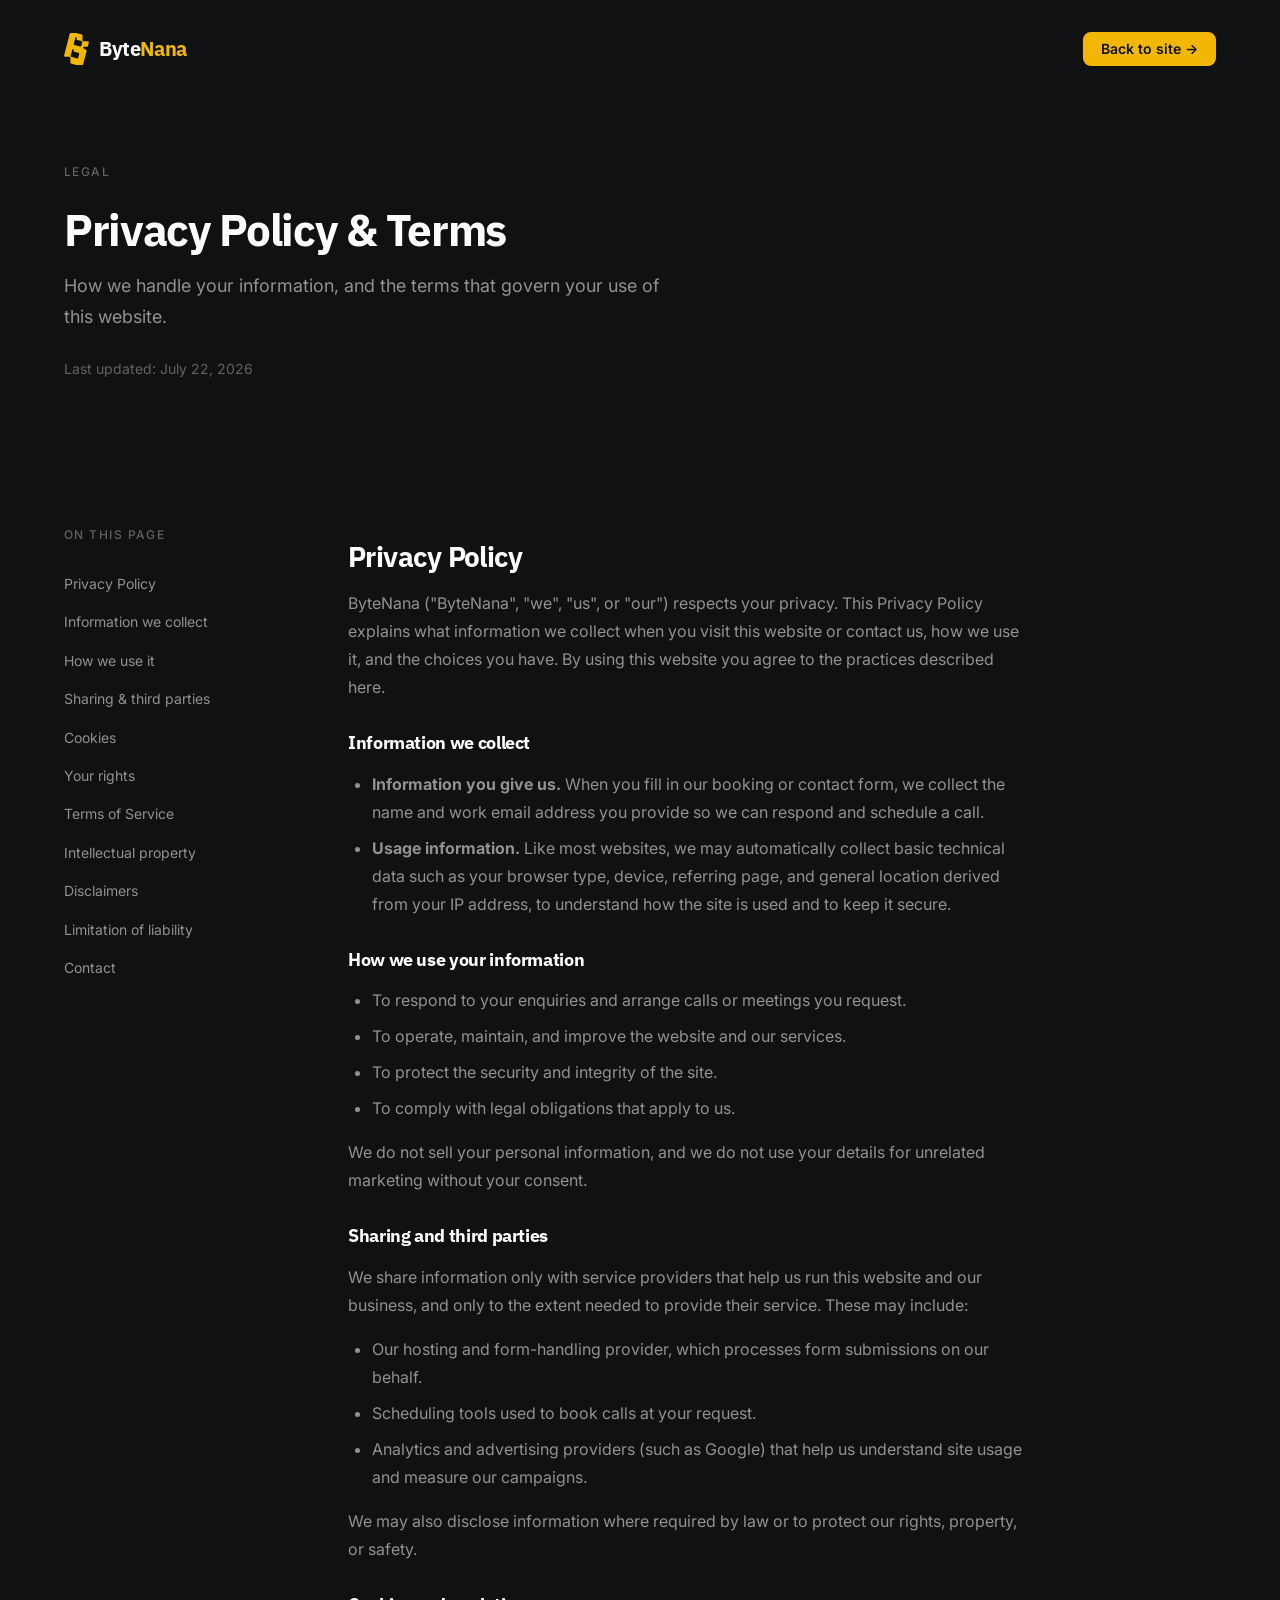
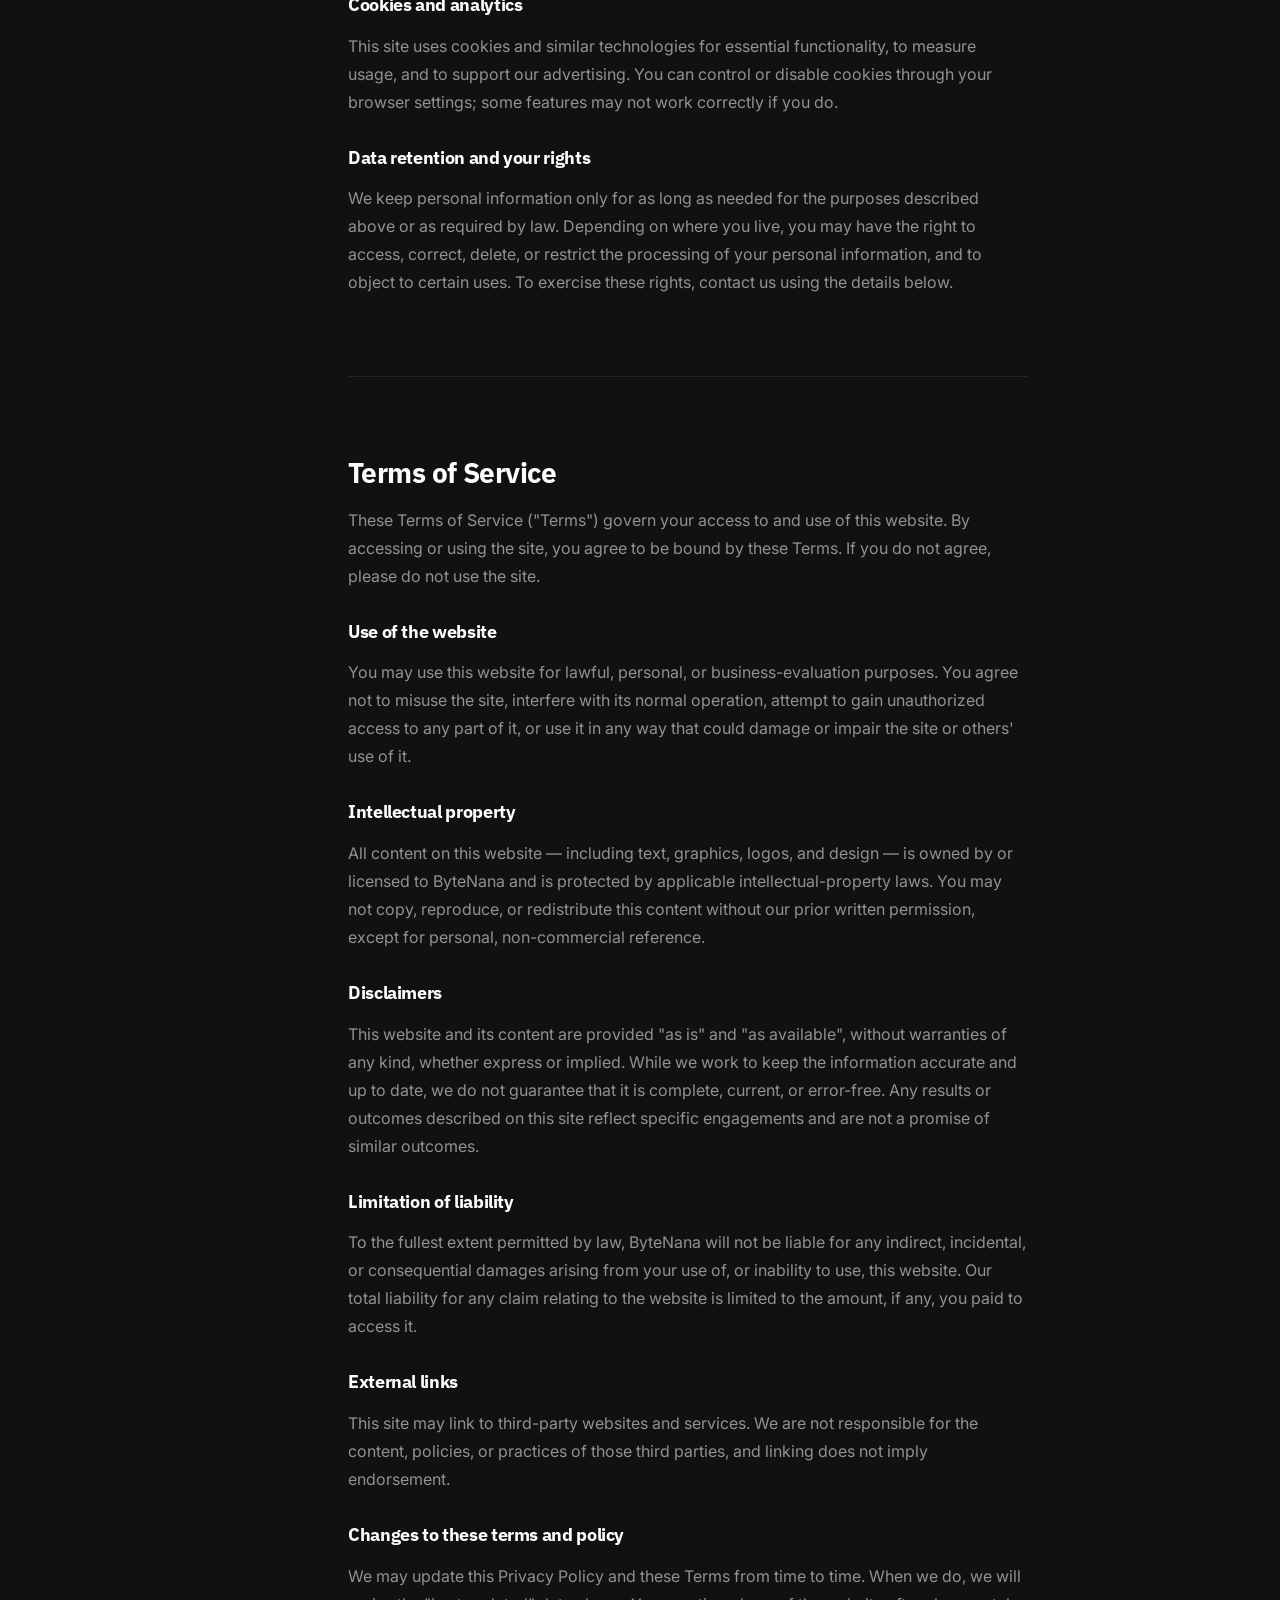
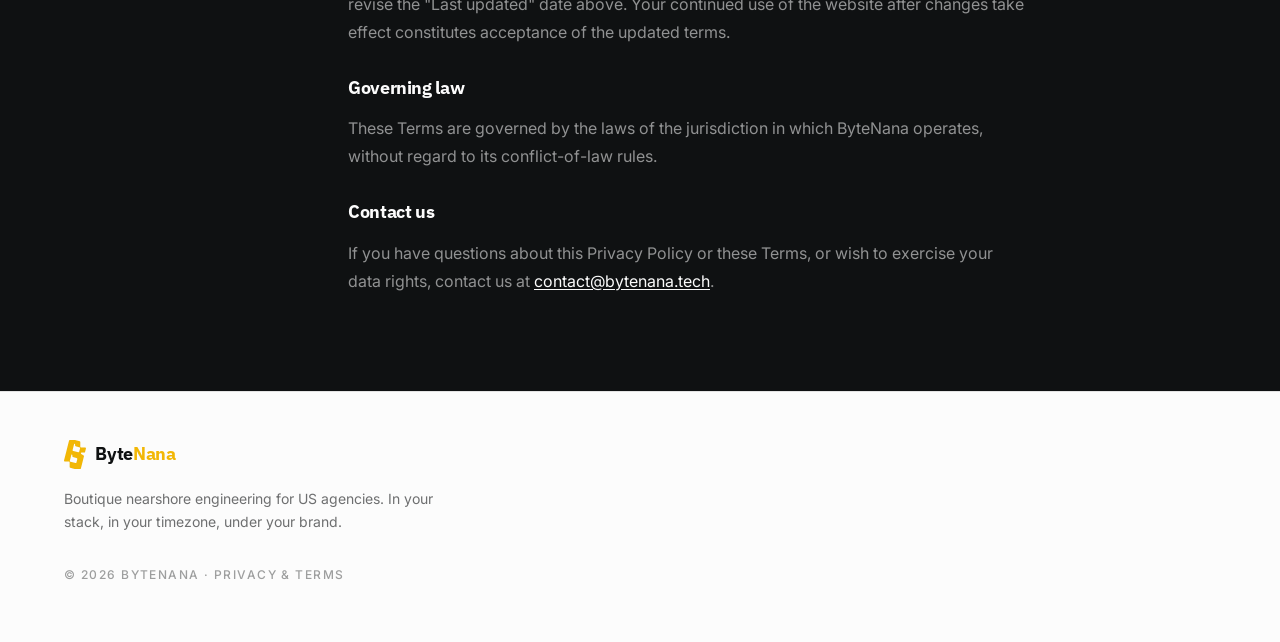
<file: legal.html>
<!DOCTYPE html>
<html lang="en">
<head>
  <!-- Google tag (gtag.js) -->
  <script async src="https://www.googletagmanager.com/gtag/js?id=AW-18306733831"></script>
  <script>
    window.dataLayer = window.dataLayer || [];
    function gtag(){dataLayer.push(arguments);}
    gtag('js', new Date());
    gtag('config', 'AW-18306733831');
  </script>
  <meta charset="UTF-8">
  <meta name="viewport" content="width=device-width, initial-scale=1.0">
  <title>Privacy Policy &amp; Terms | ByteNana</title>
  <meta name="description" content="ByteNana's Privacy Policy and Terms of Service — how we collect and use your data, and the terms governing use of this website.">
  <meta name="robots" content="index, follow">
  <link rel="preconnect" href="https://fonts.googleapis.com">
  <link rel="preconnect" href="https://fonts.gstatic.com" crossorigin>
  <link href="https://fonts.googleapis.com/css2?family=IBM+Plex+Sans:wght@400;600;700&family=Inter:wght@300;400;500;600&display=swap" rel="stylesheet">
  <link rel="stylesheet" href="css/styles.css?v=77">
  <style>
    /* --- Legal page ------------------------------------------------------- */
    .legal-hero { padding-top: var(--space-24); padding-bottom: var(--space-12); }
    .legal-hero h1 { font-size: clamp(1.9rem, 6vw, 2.75rem); letter-spacing: -0.03em; line-height: 1.08; }
    .legal-hero .hero-subhead { margin-top: var(--space-4); }
    .legal-updated { margin-top: var(--space-6); font-size: var(--text-sm); color: var(--color-text-dim); }

    .legal-topbar { display: flex; align-items: center; justify-content: space-between; padding-top: var(--space-8); }

    .legal-layout { display: grid; grid-template-columns: minmax(0, 1fr); gap: var(--space-12); align-items: start; }
    @media (min-width: 900px) { .legal-layout { grid-template-columns: 220px minmax(0, 1fr); gap: var(--space-16); } }

    .legal-toc { position: static; }
    @media (min-width: 900px) { .legal-toc { position: sticky; top: var(--space-8); } }
    .legal-toc nav { display: flex; flex-direction: column; gap: var(--space-2); }
    .legal-toc a { color: var(--color-text-muted); font-size: var(--text-sm); text-decoration: none; padding: var(--space-1) 0; }
    .legal-toc a:hover { color: var(--color-text); }

    .legal-prose { max-width: 68ch; }
    .legal-prose h2 { font-size: clamp(1.35rem, 3vw, 1.75rem); letter-spacing: -0.02em; margin-top: var(--space-16); padding-top: var(--space-4); scroll-margin-top: var(--space-8); }
    .legal-prose h2:first-child { margin-top: 0; }
    .legal-prose h3 { font-size: var(--text-lg); margin-top: var(--space-8); margin-bottom: var(--space-2); }
    .legal-prose p, .legal-prose li { color: var(--color-text-muted); line-height: 1.75; }
    .legal-prose p { margin-top: var(--space-4); }
    .legal-prose ul { margin-top: var(--space-4); padding-left: var(--space-6); list-style: disc; }
    .legal-prose li { margin-top: var(--space-2); }
    .legal-prose a { color: var(--color-text); text-decoration: underline; text-underline-offset: 2px; }
    .legal-divider { border: 0; border-top: 1px solid var(--color-border); margin: var(--space-20) 0 0; }
  </style>
</head>
<body>

  <main>

    <!-- TOP BAR -->
    <div class="container legal-topbar">
      <a href="index.html" class="logo" aria-label="ByteNana home">
        <img src="assets/images/logo-Bn.svg" alt="" class="logo-mark">
        <span class="logo-byte">Byte</span><span class="logo-nana">Nana</span>
      </a>
      <a href="index.html" class="btn btn-primary btn-sm">Back to site →</a>
    </div>

    <!-- HERO -->
    <section class="legal-hero">
      <div class="container">
        <p class="section-label">Legal</p>
        <h1>Privacy Policy &amp; Terms</h1>
        <p class="hero-subhead">How we handle your information, and the terms that govern your use of this website.</p>
        <p class="legal-updated">Last updated: July 22, 2026</p>
      </div>
    </section>

    <!-- BODY -->
    <section>
      <div class="container legal-layout">

        <aside class="legal-toc" aria-label="On this page">
          <p class="section-label">On this page</p>
          <nav>
            <a href="#privacy">Privacy Policy</a>
            <a href="#data-we-collect">Information we collect</a>
            <a href="#how-we-use">How we use it</a>
            <a href="#sharing">Sharing &amp; third parties</a>
            <a href="#cookies">Cookies</a>
            <a href="#your-rights">Your rights</a>
            <a href="#terms">Terms of Service</a>
            <a href="#ip">Intellectual property</a>
            <a href="#disclaimer">Disclaimers</a>
            <a href="#liability">Limitation of liability</a>
            <a href="#contact">Contact</a>
          </nav>
        </aside>

        <div class="legal-prose">

          <!-- ============ PRIVACY POLICY ============ -->
          <h2 id="privacy">Privacy Policy</h2>
          <p>ByteNana ("ByteNana", "we", "us", or "our") respects your privacy. This Privacy Policy explains what information we collect when you visit this website or contact us, how we use it, and the choices you have. By using this website you agree to the practices described here.</p>

          <h3 id="data-we-collect">Information we collect</h3>
          <ul>
            <li><strong>Information you give us.</strong> When you fill in our booking or contact form, we collect the name and work email address you provide so we can respond and schedule a call.</li>
            <li><strong>Usage information.</strong> Like most websites, we may automatically collect basic technical data such as your browser type, device, referring page, and general location derived from your IP address, to understand how the site is used and to keep it secure.</li>
          </ul>

          <h3 id="how-we-use">How we use your information</h3>
          <ul>
            <li>To respond to your enquiries and arrange calls or meetings you request.</li>
            <li>To operate, maintain, and improve the website and our services.</li>
            <li>To protect the security and integrity of the site.</li>
            <li>To comply with legal obligations that apply to us.</li>
          </ul>
          <p>We do not sell your personal information, and we do not use your details for unrelated marketing without your consent.</p>

          <h3 id="sharing">Sharing and third parties</h3>
          <p>We share information only with service providers that help us run this website and our business, and only to the extent needed to provide their service. These may include:</p>
          <ul>
            <li>Our hosting and form-handling provider, which processes form submissions on our behalf.</li>
            <li>Scheduling tools used to book calls at your request.</li>
            <li>Analytics and advertising providers (such as Google) that help us understand site usage and measure our campaigns.</li>
          </ul>
          <p>We may also disclose information where required by law or to protect our rights, property, or safety.</p>

          <h3 id="cookies">Cookies and analytics</h3>
          <p>This site uses cookies and similar technologies for essential functionality, to measure usage, and to support our advertising. You can control or disable cookies through your browser settings; some features may not work correctly if you do.</p>

          <h3 id="your-rights">Data retention and your rights</h3>
          <p>We keep personal information only for as long as needed for the purposes described above or as required by law. Depending on where you live, you may have the right to access, correct, delete, or restrict the processing of your personal information, and to object to certain uses. To exercise these rights, contact us using the details below.</p>

          <hr class="legal-divider">

          <!-- ============ TERMS OF SERVICE ============ -->
          <h2 id="terms">Terms of Service</h2>
          <p>These Terms of Service ("Terms") govern your access to and use of this website. By accessing or using the site, you agree to be bound by these Terms. If you do not agree, please do not use the site.</p>

          <h3>Use of the website</h3>
          <p>You may use this website for lawful, personal, or business-evaluation purposes. You agree not to misuse the site, interfere with its normal operation, attempt to gain unauthorized access to any part of it, or use it in any way that could damage or impair the site or others' use of it.</p>

          <h3 id="ip">Intellectual property</h3>
          <p>All content on this website — including text, graphics, logos, and design — is owned by or licensed to ByteNana and is protected by applicable intellectual-property laws. You may not copy, reproduce, or redistribute this content without our prior written permission, except for personal, non-commercial reference.</p>

          <h3 id="disclaimer">Disclaimers</h3>
          <p>This website and its content are provided "as is" and "as available", without warranties of any kind, whether express or implied. While we work to keep the information accurate and up to date, we do not guarantee that it is complete, current, or error-free. Any results or outcomes described on this site reflect specific engagements and are not a promise of similar outcomes.</p>

          <h3 id="liability">Limitation of liability</h3>
          <p>To the fullest extent permitted by law, ByteNana will not be liable for any indirect, incidental, or consequential damages arising from your use of, or inability to use, this website. Our total liability for any claim relating to the website is limited to the amount, if any, you paid to access it.</p>

          <h3>External links</h3>
          <p>This site may link to third-party websites and services. We are not responsible for the content, policies, or practices of those third parties, and linking does not imply endorsement.</p>

          <h3>Changes to these terms and policy</h3>
          <p>We may update this Privacy Policy and these Terms from time to time. When we do, we will revise the "Last updated" date above. Your continued use of the website after changes take effect constitutes acceptance of the updated terms.</p>

          <h3>Governing law</h3>
          <p>These Terms are governed by the laws of the jurisdiction in which ByteNana operates, without regard to its conflict-of-law rules.</p>

          <h3 id="contact">Contact us</h3>
          <p>If you have questions about this Privacy Policy or these Terms, or wish to exercise your data rights, contact us at <a href="mailto:contact@bytenana.tech">contact@bytenana.tech</a>.</p>

        </div>
      </div>
    </section>

  </main>

  <!-- FOOTER -->
  <footer id="footer">
    <div class="container footer-inner">
      <div class="footer-brand">
        <a href="index.html" class="logo" aria-label="ByteNana home">
          <img src="assets/images/logo-Bn.svg" alt="" class="logo-mark">
          <span class="logo-byte">Byte</span><span class="logo-nana">Nana</span>
        </a>
        <p>Boutique nearshore engineering for US agencies. In your stack, in your timezone, under your brand.</p>
      </div>
      <p class="footer-legal section-label">© 2026 ByteNana · <a href="legal.html">Privacy &amp; Terms</a></p>
    </div>
  </footer>

</body>
</html>
</file>
<file: css/styles.css>
/* ==========================================================================
   1. CSS CUSTOM PROPERTIES
   ========================================================================== */
:root {
  /* Brand Colors */
  --color-primary:       #F2B705;
  --color-primary-dark:  #D4A004;
  --color-primary-light: #F5C84A;
  --color-primary-glow:  rgba(242, 183, 5, 0.15);

  /* Backgrounds */
  --color-bg:        #0F1112;
  --color-surface:   #161A1C;
  --color-surface-2: #1E2325;
  --color-surface-3: #252A2D;

  /* Text */
  --color-text:       #FCFCFC;
  --color-text-muted: rgba(252, 252, 252, 0.55);
  --color-text-dim:   rgba(252, 252, 252, 0.35);

  /* On light (#FCFCFC) surfaces — dark-on-light equivalents (matches Byte-Home) */
  --on-light-text:    #0F1112;
  --on-light-muted:   rgba(15, 17, 18, 0.65);
  --on-light-dim:     rgba(15, 17, 18, 0.35);
  --on-light-border:  rgba(15, 17, 18, 0.10);

  /* Borders */
  --color-border:       rgba(252, 252, 252, 0.08);
  --color-border-hover: rgba(242, 183, 5, 0.35);

  /* Typography */
  --font-heading: 'IBM Plex Sans', sans-serif;
  --font-body:    'Inter', sans-serif;

  --text-xs:   0.75rem;    /* 12px */
  --text-sm:   0.875rem;   /* 14px */
  --text-base: 1rem;       /* 16px */
  --text-lg:   1.125rem;   /* 18px */
  --text-xl:   1.25rem;    /* 20px */
  --text-2xl:  1.5rem;     /* 24px */
  --text-3xl:  1.875rem;   /* 30px */
  --text-4xl:  2.25rem;    /* 36px */
  --text-5xl:  3rem;       /* 48px */
  --text-6xl:  3.75rem;    /* 60px */

  /* Spacing — 8pt grid */
  --space-1:  0.25rem;   /* 4px */
  --space-2:  0.5rem;    /* 8px */
  --space-3:  0.75rem;   /* 12px */
  --space-4:  1rem;      /* 16px */
  --space-5:  1.25rem;   /* 20px */
  --space-6:  1.5rem;    /* 24px */
  --space-8:  2rem;      /* 32px */
  --space-10: 2.5rem;    /* 40px */
  --space-12: 3rem;      /* 48px */
  --space-16: 4rem;      /* 64px */
  --space-20: 5rem;      /* 80px */
  --space-24: 6rem;      /* 96px */
  --space-32: 8rem;      /* 128px */

  /* Layout */
  --container-max:    1200px;
  --container-narrow: 760px;
  --navbar-height:    72px;

  /* Radius */
  --radius-sm: 4px;
  --radius:    8px;
  --radius-lg: 16px;
  --radius-xl: 24px;

  /* Shadows */
  --shadow-sm:      0 1px 3px rgba(0, 0, 0, 0.4);
  --shadow-md:      0 4px 16px rgba(0, 0, 0, 0.5);
  --shadow-lg:      0 8px 32px rgba(0, 0, 0, 0.6);
  --shadow-primary: 0 4px 24px rgba(242, 183, 5, 0.25);
}


/* ==========================================================================
   2. RESET / BASE
   ========================================================================== */
*, *::before, *::after {
  box-sizing: border-box;
  margin: 0;
  padding: 0;
}

html {
  scroll-behavior: smooth;
  font-size: 16px;
  scroll-padding-top: var(--navbar-height);
}

body {
  font-family: var(--font-body);
  background-color: var(--color-bg);
  color: var(--color-text);
  line-height: 1.6;
  overflow-x: hidden;   /* guard: the navbar slides off-screen left when collapsed */
  -webkit-font-smoothing: antialiased;
  -moz-osx-font-smoothing: grayscale;
}

img {
  max-width: 100%;
  height: auto;
  display: block;
}

a {
  color: inherit;
  text-decoration: none;
}

ul, ol {
  list-style: none;
}

button {
  cursor: pointer;
  border: none;
  background: none;
  font-family: inherit;
}

textarea {
  resize: vertical;
}


/* ==========================================================================
   3. TYPOGRAPHY
   ========================================================================== */
h1, h2, h3, h4, h5, h6 {
  font-family: var(--font-heading);
  font-weight: 700;
  line-height: 1.15;
  color: var(--color-text);
  letter-spacing: -0.02em;
}

h1 { font-size: var(--text-4xl); font-weight: 800; }
h2 { font-size: var(--text-3xl); }
h3 { font-size: var(--text-xl);  }
h4 { font-size: var(--text-lg);  }

p {
  color: var(--color-text-muted);
  line-height: 1.7;
}

em {
  font-style: normal;
  font-weight: 700;
  color: var(--color-primary);
}


/* ==========================================================================
   4. LAYOUT
   ========================================================================== */
.container {
  max-width: var(--container-max);
  margin: 0 auto;
  padding: 0 var(--space-6);
}

section {
  padding: var(--space-24) 0;
}

.section-intro {
  font-size: var(--text-lg);
  color: var(--color-text-muted);
  max-width: 660px;
  margin-top: var(--space-4);
  line-height: 1.7;
}

.eyebrow {
  display: inline-block;
  font-size: var(--text-xs);
  font-weight: 700;
  letter-spacing: 0.14em;
  text-transform: uppercase;
  color: var(--color-primary);
  margin-bottom: var(--space-4);
}

.section-label {
  font-size: var(--text-xs);
  font-weight: 500;
  letter-spacing: 0.12em;
  text-transform: uppercase;
  color: var(--color-text-dim);
  margin-bottom: var(--space-6);
  font-family: var(--font-body);
}

#footer .section-label {
  flex-basis: 100%;
  margin-bottom: var(--space-2);
}


/* ==========================================================================
   5. COMPONENTS
   ========================================================================== */

/* --- Buttons --- */
.btn {
  display: inline-flex;
  align-items: center;
  justify-content: center;
  gap: var(--space-2);
  padding: 0.75rem 1.5rem;
  border-radius: var(--radius);
  font-family: var(--font-body);
  font-size: var(--text-base);
  font-weight: 600;
  line-height: 1;
  cursor: pointer;
  border: 2px solid transparent;
  transition: background-color 0.2s ease, color 0.2s ease, border-color 0.2s ease, box-shadow 0.2s ease;
  white-space: nowrap;
  text-decoration: none;
}

.btn-primary {
  background-color: var(--color-primary);
  color: var(--color-bg);
  border-color: var(--color-primary);
}

.btn-primary:hover {
  background-color: var(--color-primary-dark);
  border-color: var(--color-primary-dark);
  box-shadow: var(--shadow-primary);
}

.btn-primary:focus-visible {
  outline: 2px solid var(--color-primary);
  outline-offset: 3px;
}

.btn-primary:active {
  transform: translateY(1px);
}

.btn-secondary {
  background-color: transparent;
  color: var(--color-text);
  border-color: var(--color-border);
}

.btn-secondary:hover {
  border-color: var(--color-primary);
  color: var(--color-primary);
}

.btn-secondary:focus-visible {
  outline: 2px solid var(--color-primary);
  outline-offset: 3px;
}

.btn-secondary:active {
  transform: translateY(1px);
}

.btn-sm {
  padding: 0.5rem 1rem;
  font-size: var(--text-sm);
}

.btn-full {
  width: 100%;
}


/* --- Navbar --- */
#navbar {
  position: fixed;
  top: var(--space-4);
  left: 50%;
  transform: translateX(-50%);
  width: calc(100% - var(--space-8));
  max-width: var(--container-max);
  z-index: 100;
  background-color: rgba(15, 17, 18, 0.85);
  backdrop-filter: blur(12px);
  -webkit-backdrop-filter: blur(12px);
  border: 1px solid var(--color-border);
  border-radius: var(--radius-lg);      /* matches cards/sections across the site */
  box-shadow: 0 10px 30px rgba(0, 0, 0, 0.28);
  transition: max-width 0.6s cubic-bezier(0.22, 1, 0.36, 1),
              left 0.6s cubic-bezier(0.22, 1, 0.36, 1),
              transform 0.6s cubic-bezier(0.22, 1, 0.36, 1),
              border-radius 0.5s ease,
              opacity 0.4s ease,
              background-color 0.25s ease, box-shadow 0.4s ease;
}

#navbar.scrolled {
  background-color: rgba(15, 17, 18, 0.97);
}

#navbar.collapsed {
  left: var(--space-4);
  transform: translateX(0);
}
/* Hide the horizontal desktop links until expanded */
#navbar.collapsed:not(.expanded) .nav-links { display: none !important; }
/* Collapsed: the WHOLE bar keeps its size and slides off-screen to the left,
   leaving only the toggle icon visible as a tab at the edge. */
#navbar.collapsed:not(.expanded) {
  left: 0;
  max-width: var(--container-max);                 /* keep full size — slide, don't compact */
  transform: translateX(calc(-100% + 56px));        /* slide off, leave ~56px (the icon) */
  border-radius: 0 var(--radius-lg) var(--radius-lg) 0;
  opacity: 0.85;
  backdrop-filter: blur(16px);
  -webkit-backdrop-filter: blur(16px);
}
/* Push the icon to the bar's right edge — the part that stays on screen */
#navbar.collapsed:not(.expanded) .navbar-inner {
  justify-content: flex-end;
  padding-right: var(--space-3);
}
/* Only the menu icon shows in the tab — hide the logo */
#navbar.collapsed:not(.expanded) .logo { display: none; }
/* Expanding slides the full, centered bar back in */
#navbar.collapsed.expanded {
  left: 50%;
  transform: translateX(-50%);
  max-width: var(--container-max);
}

/* Expand/collapse toggle icon — only visible while the bar is collapsed (desktop) */
.nav-toggle {
  display: none;
  align-items: center;
  justify-content: center;
  width: 36px;
  height: 36px;
  padding: 0;
  background: none;
  border: 0;
  color: var(--color-text);
  font-size: 22px;
  cursor: pointer;
  flex: 0 0 auto;
  transition: color 0.2s ease;
}
.nav-toggle:hover { color: var(--color-primary); }
.nav-toggle iconify-icon { display: none; line-height: 1; }
#navbar.collapsed:not(.expanded) .nav-toggle__open { display: inline-block; }
#navbar.collapsed.expanded .nav-toggle__close { display: inline-block; }

@media (min-width: 768px) {
  #navbar.collapsed .nav-toggle { display: inline-flex; }
  #navbar.collapsed.expanded .nav-links { display: flex !important; }
}

.navbar-inner {
  display: flex;
  align-items: center;
  justify-content: space-between;
  height: var(--navbar-height);
}

.logo {
  display: inline-flex;
  align-items: center;
  font-family: var(--font-heading);
  font-size: var(--text-xl);
  font-weight: 800;
  letter-spacing: -0.02em;
  line-height: 1;
}

.logo-mark {
  height: 1.6em;
  width: auto;
  display: block;
  margin-right: 0.5em;
}

.logo-byte { color: var(--color-text); }
.logo-nana { color: var(--color-primary); }

.nav-links {
  display: none;
  align-items: center;
  gap: var(--space-8);
}

.nav-links li a {
  color: var(--color-text-muted);
  font-size: var(--text-sm);
  font-weight: 500;
  transition: color 0.2s ease;
}

.nav-links li a:hover { color: var(--color-text); }

/* Last item is the CTA button — reset color since btn-primary handles it */
.nav-links li:last-child a {
  color: var(--color-bg);
}

.nav-links li:last-child a:hover {
  color: var(--color-bg);
}

/* Hamburger */
.menu-toggle {
  display: flex;
  flex-direction: column;
  justify-content: center;
  gap: 5px;
  padding: var(--space-2);
  width: 36px;
  height: 36px;
}

.menu-toggle span {
  display: block;
  width: 22px;
  height: 2px;
  background-color: var(--color-text);
  border-radius: 2px;
  transition: all 0.2s ease;
}

/* Mobile menu — detached dropdown below the floating pill */
.mobile-menu {
  display: none;
  position: absolute;
  top: calc(100% + var(--space-2));
  left: 0;
  right: 0;
  background-color: var(--color-surface);
  border: 1px solid var(--color-border);
  border-radius: var(--radius-lg);
  box-shadow: 0 10px 30px rgba(0, 0, 0, 0.28);
  padding: var(--space-4) var(--space-6) var(--space-6);
}

.mobile-menu.open {
  display: block;
}

.mobile-menu ul {
  display: flex;
  flex-direction: column;
  gap: var(--space-1);
}

.mobile-menu a {
  display: block;
  padding: var(--space-3) 0;
  color: var(--color-text-muted);
  font-size: var(--text-base);
  font-weight: 500;
  border-bottom: 1px solid var(--color-border);
  transition: color 0.2s ease;
}

.mobile-menu li:last-child a {
  border-bottom: none;
  margin-top: var(--space-4);
  color: var(--color-primary);
  font-weight: 600;
}

.mobile-menu a:hover { color: var(--color-text); }


/* ==========================================================================
   SECTION — 1. HERO
   ========================================================================== */
.section-hero {
  position: relative;
  overflow: hidden;
  padding-top: calc(var(--navbar-height) + var(--space-20));
  padding-bottom: var(--space-24);
  background-color: var(--color-bg);
  border-bottom: 1px solid var(--color-border);
}

/* Hero layout — mobile-first: text and globe stacked in a single column.
   Splits into two side-by-side columns from the tablet breakpoint up
   (see the min-width: 768px media query below). */
.hero-grid {
  position: relative;
  z-index: 1;
  display: grid;
  grid-template-columns: minmax(0, 1fr);  /* minmax(0,…) lets the track shrink below content size */
  gap: 0;                  /* mobile: existing element margins handle the vertical rhythm */
  align-items: center;
}
/* Mobile: dissolve .hero-content so its children become direct grid items.
   That lets the globe slot in between the paragraph and the buttons via order. */
.hero-content {
  display: contents;
}
.hero-content > * {
  max-width: 100%;
}
.section-label { order: 1; }
.hero-title    { order: 2; }
.hero-subhead  { order: 3; }
.hero-globe    { order: 4; }
.hero-ctas     { order: 5; }
.trust-strip   { order: 6; }

/* Animated Americas globe — lives inside its own container */
.hero-globe {
  position: relative;
  width: 100%;
  min-width: 0;            /* never let the canvas push the layout wider than the viewport */
  max-width: 100%;
  min-height: 280px;       /* compact band on phones */
  margin-top: var(--space-8);  /* mobile: space above the globe, matching the CTA rhythm */
  align-self: stretch;
}
.hero-map {
  position: absolute;
  inset: 0;
  width: 100%;
  height: 100%;
  pointer-events: none;
}

.section-hero h1 {
  /* Fluid on phones so the no-wrap rotating line never overflows the viewport.
     Overridden by fixed sizes at the 768px / 1024px breakpoints below. */
  font-size: clamp(1.65rem, 7.15vw, 2.64rem);
  font-weight: 800;
  letter-spacing: -0.03em;
  line-height: 1.08;
  max-width: 100%;
  margin-top: var(--space-2);
}

/* Animated rotating headline */
.hero-title__static { display: block; }

.rotator {
  display: block;
  max-width: 100%;       /* phrases wrap when they reach the container width */
  height: 1.08em;        /* JS animates this to each phrase's real height */
  line-height: 1.08;
  overflow: hidden;
  color: #F2B705;        /* brand color on the moving line */
}
.rotator__list { display: flex; flex-direction: column; }
.rotator__item {
  line-height: 1.08;
  white-space: normal;   /* allow wrapping onto multiple lines */
}

.hero-subhead {
  font-size: var(--text-lg);
  color: var(--color-text-muted);
  max-width: 620px;
  margin-top: var(--space-6);
  line-height: 1.75;
}

.hero-ctas {
  display: flex;
  flex-wrap: wrap;
  gap: var(--space-4);
  margin-top: var(--space-8);
}
/* Mobile-first: CTAs stack and fill the container width */
.hero-ctas .btn {
  flex: 1 1 100%;
  width: 100%;
  text-align: center;
  justify-content: center;
}

.trust-strip {
  display: flex;
  flex-wrap: wrap;
  align-items: center;
  justify-content: center;   /* mobile: center the trust items */
  gap: var(--space-2) var(--space-3);
  margin-top: var(--space-8);
  font-size: var(--text-sm);
  color: var(--color-text-muted);
}

.trust-strip .sep {
  opacity: 0.3;
}


/* ==========================================================================
   SECTION — 2. PAIN
   ========================================================================== */
.section-pain {
  background-color: #FCFCFC;
}

.section-pain h2 {
  max-width: 580px;
}

.pain-dial {
  display: flex;
  gap: var(--space-12);
  margin-top: var(--space-10);
  align-items: stretch;
}

/* ---- left: the vertical dial ---- */
.dial-track {
  position: relative;
  flex: 0 0 300px;
  max-width: 320px;
  padding-left: var(--space-6);
  display: flex;
  flex-direction: column;
  gap: var(--space-1);
}
.dial-track::before {                /* the track line */
  content: '';
  position: absolute;
  left: 0; top: 0; bottom: 0;
  width: 2px;
  background: rgba(15, 17, 18, 0.12);
  border-radius: 2px;
}
.dial-thumb {                         /* moving active indicator */
  position: absolute;
  left: -1px;
  top: 0;
  width: 4px;
  height: 0;
  border-radius: 4px;
  background: var(--color-primary);
  transition: transform 0.35s cubic-bezier(0.22, 1, 0.36, 1), height 0.35s ease;
}
.dial-step {
  appearance: none;
  background: none;
  border: 0;
  text-align: left;
  cursor: pointer;
  padding: var(--space-3);
  display: flex;
  align-items: baseline;
  gap: var(--space-3);
  color: rgba(15, 17, 18, 0.45);
  transition: color 0.2s ease;
  font-family: var(--font-body);
}
.dial-step:hover { color: rgba(15, 17, 18, 0.8); }
.dial-step.is-active { color: var(--color-bg); }
.dial-num {
  font-family: var(--font-heading);
  font-size: var(--text-sm);
  font-weight: 700;
  color: var(--color-primary);
  flex: 0 0 auto;
}
.dial-label {
  font-size: var(--text-lg);
  font-weight: 600;
  line-height: 1.3;
}

/* ---- right: the cards (one shown at a time) ---- */
.dial-cards {
  position: relative;
  flex: 1 1 auto;
  display: grid;
}
.dial-card {
  grid-area: 1 / 1;                   /* stack all cards in one cell */
  background: var(--color-bg);
  border-radius: var(--radius-lg);
  padding: var(--space-10);
  box-shadow: var(--shadow-md);
  display: flex;
  flex-direction: column;
  justify-content: center;
  opacity: 0;
  visibility: hidden;
  transform: translateY(12px);
  transition: opacity 0.35s ease, transform 0.35s ease, visibility 0.35s;
}
.dial-card.is-active {
  opacity: 1;
  visibility: visible;
  transform: translateY(0);
}
.dial-card .card-icon {
  font-size: var(--text-4xl);
  color: var(--color-primary);
  margin-bottom: var(--space-5);
}
.dial-card h3 {
  font-size: var(--text-2xl);
  color: #FCFCFC;
  margin-bottom: var(--space-3);
}
.dial-card p {
  margin: 0;
  font-size: var(--text-lg);
  line-height: 1.6;
  color: rgba(252, 252, 252, 0.7);
  max-width: 46ch;
}

@media (max-width: 768px) {
  .pain-dial { flex-direction: column; gap: var(--space-8); }
  .dial-track { flex-basis: auto; max-width: none; }
  .dial-card { padding: var(--space-8); }
}

.pain-close {
  margin-top: var(--space-10);
  font-family: var(--font-heading);
  font-size: var(--text-2xl);
  font-weight: 700;
  color: var(--color-text) !important;
  letter-spacing: -0.01em;
  text-align: center;   /* mobile: centered */
}


/* ==========================================================================
   SECTION — 3. MODEL
   ========================================================================== */
.section-model {
  background-color: var(--color-bg);
}

/* Reusable animated point-mesh background (staggered dots that drift in a
   gentle wave) — used by the Model and the Pricing/How-We-Work sections */
.section-mesh {
  position: relative;
  overflow: hidden;
}
.section-mesh::before {
  content: "";
  position: absolute;
  inset: -80px;
  background-image:
    radial-gradient(circle, rgba(252, 252, 252, 0.10) 1px, transparent 1.5px),
    radial-gradient(circle, rgba(252, 252, 252, 0.10) 1px, transparent 1.5px);
  background-size: 28px 28px, 28px 28px;
  background-position: 0 0, 14px 14px;
  animation: mesh-wave 14s ease-in-out infinite;
  will-change: transform;
  pointer-events: none;
  z-index: 0;
}
.section-mesh > .container {
  position: relative;
  z-index: 1;
}
@keyframes mesh-wave {
  0%   { transform: translate(0, 0); }
  25%  { transform: translate(14px, -10px); }
  50%  { transform: translate(0, -22px); }
  75%  { transform: translate(-14px, -10px); }
  100% { transform: translate(0, 0); }
}
@media (prefers-reduced-motion: reduce) {
  .section-mesh::before { animation: none; }
}

/* centered header */
.section-model .section-label { text-align: center; }
.section-model > .container > h2 {
  max-width: 640px;
  margin-left: auto;
  margin-right: auto;
  text-align: center;
}
.section-model > .container > .section-intro {
  margin-left: auto;
  margin-right: auto;
  text-align: center;
}

/* Talent block merged into the Model section (left-aligned, spaced below the grid) */
.section-model .talent-grid {
  margin-top: var(--space-32);
}
.section-model .talent-content h2,
.section-model .talent-content .section-intro {
  text-align: left;
  max-width: none;
  margin-left: 0;
  margin-right: 0;
}

.model-grid {
  display: grid;
  grid-template-columns: 1fr;
  gap: var(--space-4);
  margin-top: var(--space-10);
}

.model-card {
  background-color: var(--color-surface);
  border: 1px solid var(--color-border);
  border-radius: var(--radius-lg);
  padding: var(--space-8);
  transition: background-color 0.25s ease, border-color 0.25s ease,
              box-shadow 0.25s ease, transform 0.25s ease;
}

/* Hover: invert the card to brand color with dark content */
.model-card:hover {
  background-color: var(--color-primary);
  border-color: var(--color-primary);
  box-shadow: var(--shadow-md);
  transform: translateY(-4px);
}
.model-card:hover .card-icon,
.model-card:hover h3,
.model-card:hover p {
  color: var(--color-bg);
}

.card-icon {
  display: block;
  font-size: var(--text-2xl);
  color: var(--color-primary);
  margin-bottom: var(--space-4);
  line-height: 1;
  transition: color 0.25s ease;
}

.model-card h3 {
  margin-bottom: var(--space-3);
  transition: color 0.25s ease;
}

.model-card p {
  font-size: var(--text-base);
  transition: color 0.25s ease;
}

/* 8th card — flip card: logo on front, CTA on back */
.model-card--flip {
  padding: 0;
  background: transparent;
  border: none;
  perspective: 1000px;
  min-height: 200px;
  text-decoration: none;
}
/* Don't apply the generic invert/lift to the flip container itself */
.model-card--flip:hover {
  background: transparent;
  border: none;
  box-shadow: none;
  transform: none;
}

.flip-inner {
  position: relative;
  display: block;
  width: 100%;
  height: 100%;
  min-height: inherit;
  transition: transform 0.6s cubic-bezier(0.4, 0.2, 0.2, 1);
  transform-style: preserve-3d;
}
.model-card--flip:hover .flip-inner {
  transform: rotateY(180deg);
}

.flip-face {
  position: absolute;
  inset: 0;
  display: flex;
  align-items: center;
  justify-content: center;
  padding: var(--space-8);
  border: 1px solid var(--color-border);
  border-radius: var(--radius-lg);
  backface-visibility: hidden;
  -webkit-backface-visibility: hidden;
}
.flip-front {
  flex-direction: column;
  justify-content: center;
  gap: var(--space-3);
  background-color: var(--color-surface);
}
.model-card__blurb {
  font-size: var(--text-base);
  text-align: center;
  color: var(--color-text-muted);
  line-height: 1.5;
}
.flip-back {
  flex-direction: column;
  justify-content: center;
  gap: var(--space-3);
  background-color: var(--color-primary);
  transform: rotateY(180deg);
}

.model-card__logo {
  height: 79px;
  width: auto;
  display: block;
}
/* Logo on the colored back face rendered white so it stays legible */
.flip-back .model-card__logo {
  filter: brightness(0) invert(1);
}
.model-card__cta {
  font-family: var(--font-heading);
  font-weight: 700;
  font-size: var(--text-lg);
  text-align: center;
}
/* Front sits on the light surface; back sits on the primary fill */
.flip-front .model-card__cta {
  color: var(--color-primary);
}
.flip-back .model-card__cta {
  color: var(--color-bg);
}


/* ==========================================================================
   SECTION — 4. TALENT / PROOF
   ========================================================================== */
.talent-grid {
  display: grid;
  grid-template-columns: 1fr;
  gap: var(--space-10);
  align-items: center;
}
@media (min-width: 900px) {
  .talent-grid { grid-template-columns: 1.1fr 0.9fr; }
}
.talent-media {
  display: flex;
  justify-content: center;
}
.talent-media img {
  width: 100%;
  max-width: 500px;
  height: auto;
  border-radius: var(--radius-lg);
  display: block;
}

.talent-list {
  list-style: none;
  margin: var(--space-8) 0 var(--space-8);
  display: grid;
  gap: var(--space-4);
  max-width: 660px;
}
.talent-list li {
  display: flex;
  align-items: flex-start;
  gap: var(--space-3);
  font-size: var(--text-lg);
  line-height: 1.5;
}
.talent-check {
  flex: 0 0 auto;
  display: inline-flex;
  align-items: center;
  justify-content: center;
  width: 1.6em;
  height: 1.6em;
  border-radius: 50%;
  background-color: var(--color-primary);
  color: var(--color-bg);
  font-size: 0.8em;
  font-weight: 800;
  margin-top: 0.1em;
}
.talent-closer {
  font-size: var(--text-lg);
  color: var(--color-text-muted);
  max-width: 660px;
  line-height: 1.7;
}

/* ==========================================================================
   SECTION — 4. WHITE-LABEL CALLOUT
   ========================================================================== */
.section-whitelabel {
  background-color: var(--color-primary);
  padding: var(--space-16) 0;
}

.section-whitelabel .section-label { text-align: center; }

.section-whitelabel h2 {
  color: var(--color-bg);
  font-size: var(--text-3xl);
  max-width: 600px;
  margin-left: auto;
  margin-right: auto;
  letter-spacing: -0.02em;
  text-align: center;
}

.section-whitelabel p {
  color: rgba(15, 17, 18, 0.72);
  font-size: var(--text-lg);
  max-width: 660px;
  margin-top: var(--space-4);
  margin-left: auto;
  margin-right: auto;
  line-height: 1.7;
  text-align: center;
}

.whitelabel-close {
  font-weight: 600 !important;
  color: rgba(15, 17, 18, 0.9) !important;
  margin-top: var(--space-6) !important;
}

/* Secret / NDA trust bar */
.trust-marquee {
  margin-top: var(--space-12);
  overflow: hidden;
  width: 100%;
  /* fade out the edges */
  -webkit-mask-image: linear-gradient(to right, transparent, #000 12%, #000 88%, transparent);
          mask-image: linear-gradient(to right, transparent, #000 12%, #000 88%, transparent);
}
.trust-track {
  display: flex;
  align-items: center;
  gap: var(--space-4);
  width: max-content;
  animation: trust-scroll 36s linear infinite;
}
.trust-marquee:hover .trust-track { animation-play-state: paused; }

.trust-chip {
  display: inline-flex;
  align-items: center;
  gap: var(--space-3);
  padding: var(--space-3) var(--space-5);
  border-radius: 8px;
  background: rgba(15, 17, 18, 0.06);
  border: 1px solid rgba(15, 17, 18, 0.14);
  white-space: nowrap;
  transition: background-color 0.2s ease, border-color 0.2s ease;
}
/* hover: invert colors + reveal "Top Secret" */
.trust-chip:hover {
  background: var(--color-bg);
  border-color: var(--color-bg);
}
.trust-chip:hover .trust-lock { background-color: #FCFCFC; }
.trust-chip:hover .trust-name { color: transparent; filter: none; }
.trust-chip:hover .trust-name::after { opacity: 1; }
.trust-lock {
  flex: 0 0 auto;
  width: 16px;
  height: 16px;
  background-color: rgba(15, 17, 18, 0.7);
  -webkit-mask: url("data:image/svg+xml,%3Csvg%20xmlns='http://www.w3.org/2000/svg'%20viewBox='0%200%2024%2024'%3E%3Cpath%20fill='black'%20d='M12%201a5%205%200%200%200-5%205v3H6a2%202%200%200%200-2%202v9a2%202%200%200%200%202%202h12a2%202%200%200%200%202-2v-9a2%202%200%200%200-2-2h-1V6a5%205%200%200%200-5-5zm3%208H9V6a3%203%200%200%201%206%200v3z'/%3E%3C/svg%3E") no-repeat center / contain;
          mask: url("data:image/svg+xml,%3Csvg%20xmlns='http://www.w3.org/2000/svg'%20viewBox='0%200%2024%2024'%3E%3Cpath%20fill='black'%20d='M12%201a5%205%200%200%200-5%205v3H6a2%202%200%200%200-2%202v9a2%202%200%200%200%202%202h12a2%202%200%200%200%202-2v-9a2%202%200%200%200-2-2h-1V6a5%205%200%200%200-5-5zm3%208H9V6a3%203%200%200%201%206%200v3z'/%3E%3C/svg%3E") no-repeat center / contain;
}
.trust-name {
  position: relative;
  display: inline-block;
  font-family: var(--font-heading);
  font-size: var(--text-lg);
  font-weight: 700;
  color: rgba(15, 17, 18, 0.85);
  letter-spacing: 0.02em;
  filter: blur(5px);            /* redacted — names not shown */
  user-select: none;
  transition: filter 0.2s ease, color 0.2s ease;
}
.trust-name::after {
  content: "Top Secret";
  position: absolute;
  inset: 0;
  display: flex;
  align-items: center;
  justify-content: center;
  filter: none;
  white-space: nowrap;
  text-transform: uppercase;
  letter-spacing: 0.14em;
  font-weight: 800;
  color: var(--color-primary);
  opacity: 0;
  transition: opacity 0.2s ease;
}

@keyframes trust-scroll {
  from { transform: translateX(0); }
  to   { transform: translateX(-50%); }
}
@media (prefers-reduced-motion: reduce) {
  .trust-track { animation: none; }
}


/* ==========================================================================
   SECTION — 5. PROOF / TRUST
   ========================================================================== */
.section-proof {
  background-color: #FCFCFC;
}

.section-proof h2 {
  max-width: 560px;
}

/* Proof rating — Clutch review badge card (yellow) */
.proof-rating {
  margin-top: var(--space-12);
  display: flex;
  flex-direction: column;
  align-items: center;
}

/* Yellow trust bar — rating + stats + Clutch link in one horizontal strip */
.trust-bar {
  width: 100%;
  display: flex;
  flex-wrap: wrap;
  align-items: center;
  justify-content: center;
  gap: var(--space-5) var(--space-8);
  padding: var(--space-5) var(--space-8);
  background-color: var(--color-primary);
  border-radius: var(--radius-lg);
}

/* Items get a thin divider between them */
.trust-rating,
.trust-stat {
  position: relative;
  display: flex;
  align-items: baseline;
  gap: var(--space-2);
  color: var(--color-bg);
}
.trust-stat + .trust-stat::before,
.trust-rating + .trust-stat::before {
  content: "";
  position: absolute;
  left: calc(-1 * var(--space-8) / 2);
  top: 50%;
  transform: translateY(-50%);
  height: 1.6em;
  width: 1px;
  background-color: rgba(15, 17, 18, 0.25);
}

.trust-rating .trust-stars {
  font-size: var(--text-base);
  letter-spacing: 1px;
  line-height: 1;
}
.trust-score {
  font-family: var(--font-heading);
  font-weight: 800;
  font-size: var(--text-2xl);
  line-height: 1;
  letter-spacing: -0.03em;
}
.trust-on {
  font-size: var(--text-sm);
  color: rgba(15, 17, 18, 0.7);
}

.trust-num {
  font-family: var(--font-heading);
  font-weight: 800;
  font-size: var(--text-xl);
  line-height: 1;
  letter-spacing: -0.02em;
}
.trust-cap {
  font-size: var(--text-sm);
  color: rgba(15, 17, 18, 0.7);
}

.trust-link {
  margin-left: auto;
  font-weight: 700;
  font-size: var(--text-sm);
  color: var(--color-bg);
  text-decoration: none;
  white-space: nowrap;
}
.trust-link:hover {
  text-decoration: underline;
}

.rating-meta {
  margin-top: var(--space-4);
  font-size: var(--text-sm);
  color: rgba(15, 17, 18, 0.6);
}

/* Testimonials */
/* Testimonials carousel */
.testimonials-carousel {
  margin-top: var(--space-10);
}
.carousel-track {
  display: flex;
  gap: var(--space-4);
  overflow-x: auto;
  scroll-snap-type: x mandatory;
  scroll-behavior: smooth;
  scrollbar-width: none;            /* Firefox */
  -ms-overflow-style: none;         /* old Edge */
  padding-bottom: var(--space-2);
}
.carousel-track::-webkit-scrollbar { display: none; }

.carousel-controls {
  display: flex;
  justify-content: center;
  gap: var(--space-3);
  margin-top: var(--space-4);
}
.carousel-btn {
  width: 44px;
  height: 44px;
  border-radius: 50%;
  border: 1px solid rgba(15, 17, 18, 0.2);
  background: transparent;
  color: var(--color-bg);
  font-size: var(--text-2xl);
  line-height: 1;
  cursor: pointer;
  display: inline-flex;
  align-items: center;
  justify-content: center;
  transition: border-color 0.2s ease, color 0.2s ease;
}
.carousel-btn:hover {
  border-color: var(--color-primary);
  color: var(--color-primary);
}

.testimonial-card {
  flex: 0 0 100%;
  scroll-snap-align: start;
  background-color: var(--color-surface-2);
  border: 1px solid var(--color-border);
  border-left: 3px solid var(--color-primary);
  border-radius: var(--radius-lg);
  padding: var(--space-6) var(--space-8);
  display: flex;
  flex-direction: column;
  gap: var(--space-4);
}

.testimonial-stars {
  color: var(--color-primary);
  font-size: var(--text-lg);
  letter-spacing: 2px;
  line-height: 1;
}

.testimonial-card > p {
  font-size: var(--text-lg);
  color: var(--color-text);
  font-style: italic;
  line-height: 1.6;
}

.testimonial-card footer {
  font-size: var(--text-sm);
  color: var(--color-text-muted);
}

.testimonial-card .location {
  color: var(--color-text-dim);
}

/* Case studies */
.case-studies {
  margin-top: var(--space-16);
}

.case-studies h3 {
  font-size: var(--text-2xl);
  margin-bottom: var(--space-8);
}

.cases-grid {
  display: grid;
  grid-template-columns: 1fr;
  gap: var(--space-6);
}

.case-card {
  background-color: var(--color-surface-2);
  border: 1px solid var(--color-border);
  border-radius: var(--radius-lg);
  padding: var(--space-8);
  transition: border-color 0.2s ease;
}

.case-card:hover {
  border-color: var(--color-border-hover);
}

.case-industry {
  font-size: var(--text-xs) !important;
  font-weight: 700 !important;
  letter-spacing: 0.1em !important;
  text-transform: uppercase !important;
  color: var(--color-primary) !important;
  margin-bottom: var(--space-3) !important;
}

.case-card h4 {
  font-size: var(--text-xl);
  margin-bottom: var(--space-6);
}

.case-body {
  display: flex;
  flex-direction: column;
  gap: var(--space-5);
}

.case-item {
  display: flex;
  flex-direction: column;
  gap: var(--space-1);
}

.case-label {
  font-size: var(--text-xs);
  font-weight: 700;
  text-transform: uppercase;
  letter-spacing: 0.08em;
  color: var(--color-text-dim);
}

.case-item p {
  font-size: var(--text-sm);
  color: var(--color-text-muted);
  line-height: 1.6;
}


/* ==========================================================================
   SECTION — 5b. WHAT WE'VE BUILT (case studies dial)
   ========================================================================== */
.section-cases {
  background-color: var(--color-bg);
}
/* dial recolored for the dark background */
.section-cases .dial-track::before { background: rgba(252, 252, 252, 0.12); }
.section-cases .dial-step { color: rgba(252, 252, 252, 0.45); }
.section-cases .dial-step:hover { color: rgba(252, 252, 252, 0.8); }
.section-cases .dial-step.is-active { color: #FCFCFC; }
.section-cases .dial-card {
  background-color: var(--color-surface);   /* matches section 3 cards */
  border: 1px solid var(--color-border);
}
/* spread Challenge / Solution / Result across the card width */
.section-cases .dial-card p { max-width: none; }
.section-cases .case-body {
  flex-direction: row;
  gap: var(--space-10);
}
.section-cases .case-item { flex: 1 1 0; }
@media (max-width: 768px) {
  .section-cases .case-body { flex-direction: column; gap: var(--space-5); }
}

/* Horizontal dial: steps across the top, cards below */
.pain-dial--horizontal {
  flex-direction: column;
  gap: var(--space-8);
}
.pain-dial--horizontal .dial-track {
  flex: none;
  max-width: none;
  flex-direction: row;
  padding-left: 0;
  padding-bottom: var(--space-3);
  gap: var(--space-2);
}
.pain-dial--horizontal .dial-track::before {   /* line along the bottom */
  left: 0;
  right: 0;
  top: auto;
  bottom: 0;
  width: auto;
  height: 2px;
}
.pain-dial--horizontal .dial-thumb {           /* underline that slides sideways */
  left: 0;
  top: auto;
  bottom: 0;
  width: 0;
  height: 4px;
  transition: transform 0.35s cubic-bezier(0.22, 1, 0.36, 1), width 0.35s ease;
}
.pain-dial--horizontal .dial-step {
  flex: 1 1 0;
  flex-direction: column;
  align-items: flex-start;
  gap: var(--space-1);
}

/* Case-card icons (flat line icons, brand color) */
.case-icon {
  display: block;
  width: 40px;
  height: 40px;
  margin-bottom: var(--space-4);
  background-color: var(--color-primary);
  -webkit-mask-repeat: no-repeat;
          mask-repeat: no-repeat;
  -webkit-mask-position: center;
          mask-position: center;
  -webkit-mask-size: contain;
          mask-size: contain;
}
.case-icon--health {
  -webkit-mask-image: url("data:image/svg+xml,%3Csvg%20xmlns='http://www.w3.org/2000/svg'%20viewBox='0%200%2024%2024'%20fill='none'%20stroke='black'%20stroke-width='2'%20stroke-linecap='round'%20stroke-linejoin='round'%3E%3Cpath%20d='M20.8%204.6a5.5%205.5%200%200%200-7.8%200L12%205.7l-1-1.1a5.5%205.5%200%200%200-7.8%207.8l1%201.1L12%2021l7.8-7.5%201-1.1a5.5%205.5%200%200%200%200-7.8z'/%3E%3C/svg%3E");
          mask-image: url("data:image/svg+xml,%3Csvg%20xmlns='http://www.w3.org/2000/svg'%20viewBox='0%200%2024%2024'%20fill='none'%20stroke='black'%20stroke-width='2'%20stroke-linecap='round'%20stroke-linejoin='round'%3E%3Cpath%20d='M20.8%204.6a5.5%205.5%200%200%200-7.8%200L12%205.7l-1-1.1a5.5%205.5%200%200%200-7.8%207.8l1%201.1L12%2021l7.8-7.5%201-1.1a5.5%205.5%200%200%200%200-7.8z'/%3E%3C/svg%3E");
}
.case-icon--structure {
  -webkit-mask-image: url("data:image/svg+xml,%3Csvg%20xmlns='http://www.w3.org/2000/svg'%20viewBox='0%200%2024%2024'%20fill='none'%20stroke='black'%20stroke-width='2'%20stroke-linecap='round'%20stroke-linejoin='round'%3E%3Cpath%20d='M22%2012h-4l-3%209L9%203l-3%209H2'/%3E%3C/svg%3E");
          mask-image: url("data:image/svg+xml,%3Csvg%20xmlns='http://www.w3.org/2000/svg'%20viewBox='0%200%2024%2024'%20fill='none'%20stroke='black'%20stroke-width='2'%20stroke-linecap='round'%20stroke-linejoin='round'%3E%3Cpath%20d='M22%2012h-4l-3%209L9%203l-3%209H2'/%3E%3C/svg%3E");
}
.case-icon--agri {
  -webkit-mask-image: url("data:image/svg+xml,%3Csvg%20xmlns='http://www.w3.org/2000/svg'%20viewBox='0%200%2024%2024'%20fill='none'%20stroke='black'%20stroke-width='2'%20stroke-linecap='round'%20stroke-linejoin='round'%3E%3Cpath%20d='M11%2020A7%207%200%200%201%204%2013C4%207%2011%204%2020%204c0%209-3%2016-9%2016z'/%3E%3Cpath%20d='M4%2020c2-4%205-7%209-9'/%3E%3C/svg%3E");
          mask-image: url("data:image/svg+xml,%3Csvg%20xmlns='http://www.w3.org/2000/svg'%20viewBox='0%200%2024%2024'%20fill='none'%20stroke='black'%20stroke-width='2'%20stroke-linecap='round'%20stroke-linejoin='round'%3E%3Cpath%20d='M11%2020A7%207%200%200%201%204%2013C4%207%2011%204%2020%204c0%209-3%2016-9%2016z'/%3E%3Cpath%20d='M4%2020c2-4%205-7%209-9'/%3E%3C/svg%3E");
}
.case-icon--dev {
  -webkit-mask-image: url("data:image/svg+xml,%3Csvg%20xmlns='http://www.w3.org/2000/svg'%20viewBox='0%200%2024%2024'%20fill='none'%20stroke='black'%20stroke-width='2'%20stroke-linecap='round'%20stroke-linejoin='round'%3E%3Cpath%20d='M20%2021v-2a4%204%200%200%200-4-4H8a4%204%200%200%200-4%204v2'/%3E%3Ccircle%20cx='12'%20cy='7'%20r='4'/%3E%3C/svg%3E");
          mask-image: url("data:image/svg+xml,%3Csvg%20xmlns='http://www.w3.org/2000/svg'%20viewBox='0%200%2024%2024'%20fill='none'%20stroke='black'%20stroke-width='2'%20stroke-linecap='round'%20stroke-linejoin='round'%3E%3Cpath%20d='M20%2021v-2a4%204%200%200%200-4-4H8a4%204%200%200%200-4%204v2'/%3E%3Ccircle%20cx='12'%20cy='7'%20r='4'/%3E%3C/svg%3E");
}
.case-icon--arch {
  -webkit-mask-image: url("data:image/svg+xml,%3Csvg%20xmlns='http://www.w3.org/2000/svg'%20viewBox='0%200%2024%2024'%20fill='none'%20stroke='black'%20stroke-width='2'%20stroke-linecap='round'%20stroke-linejoin='round'%3E%3Cpolygon%20points='12%202%202%207%2012%2012%2022%207%2012%202'/%3E%3Cpolyline%20points='2%2017%2012%2022%2022%2017'/%3E%3Cpolyline%20points='2%2012%2012%2017%2022%2012'/%3E%3C/svg%3E");
          mask-image: url("data:image/svg+xml,%3Csvg%20xmlns='http://www.w3.org/2000/svg'%20viewBox='0%200%2024%2024'%20fill='none'%20stroke='black'%20stroke-width='2'%20stroke-linecap='round'%20stroke-linejoin='round'%3E%3Cpolygon%20points='12%202%202%207%2012%2012%2022%207%2012%202'/%3E%3Cpolyline%20points='2%2017%2012%2022%2022%2017'/%3E%3Cpolyline%20points='2%2012%2012%2017%2022%2012'/%3E%3C/svg%3E");
}
.case-icon--flex {
  -webkit-mask-image: url("data:image/svg+xml,%3Csvg%20xmlns='http://www.w3.org/2000/svg'%20viewBox='0%200%2024%2024'%20fill='none'%20stroke='black'%20stroke-width='2'%20stroke-linecap='round'%20stroke-linejoin='round'%3E%3Cpolyline%20points='17%201%2021%205%2017%209'/%3E%3Cpath%20d='M3%2011V9a4%204%200%200%201%204-4h14'/%3E%3Cpolyline%20points='7%2023%203%2019%207%2015'/%3E%3Cpath%20d='M21%2013v2a4%204%200%200%201-4%204H3'/%3E%3C/svg%3E");
          mask-image: url("data:image/svg+xml,%3Csvg%20xmlns='http://www.w3.org/2000/svg'%20viewBox='0%200%2024%2024'%20fill='none'%20stroke='black'%20stroke-width='2'%20stroke-linecap='round'%20stroke-linejoin='round'%3E%3Cpolyline%20points='17%201%2021%205%2017%209'/%3E%3Cpath%20d='M3%2011V9a4%204%200%200%201%204-4h14'/%3E%3Cpolyline%20points='7%2023%203%2019%207%2015'/%3E%3Cpath%20d='M21%2013v2a4%204%200%200%201-4%204H3'/%3E%3C/svg%3E");
}

/* Pricing — three cards */
.section-pricing {
  background-color: var(--color-bg);
}
.pricing-grid {
  margin-top: var(--space-10);
  display: grid;
  grid-template-columns: 1fr;
  gap: var(--space-6);
}
@media (min-width: 900px) {
  .pricing-grid { grid-template-columns: repeat(3, 1fr); }
}
.pricing-card {
  display: flex;
  flex-direction: column;
  background-color: var(--color-surface);
  border: 1px solid var(--color-border);
  border-radius: var(--radius-lg);
  padding: var(--space-8);
  transition: border-color 0.2s ease, transform 0.2s ease;
}
.pricing-card:hover {
  border-color: var(--color-border-hover);
  transform: translateY(-4px);
}
.pricing-card h3 {
  font-size: var(--text-xl);
  margin-bottom: var(--space-6);
}

/* Featured middle card — yellow, with dark content */
.pricing-card--featured {
  background-color: var(--color-primary);
  border-color: var(--color-primary);
}
.pricing-card--featured:hover {
  border-color: var(--color-primary);
}
.pricing-card--featured .case-icon { background-color: var(--color-bg); }
.pricing-card--featured h3 { color: var(--color-bg); }
.pricing-card--featured .case-industry { color: rgba(15, 17, 18, 0.7) !important; }
.pricing-card--featured .case-label { color: rgba(15, 17, 18, 0.6); }
.pricing-card--featured .case-item p { color: rgba(15, 17, 18, 0.8); }
.pricing-card .case-body {
  gap: var(--space-5);
}

.pricing-close {
  margin-top: var(--space-10);
  text-align: center;
  font-family: var(--font-heading);
  font-weight: 700;
  font-size: var(--text-xl);
  color: var(--color-primary);
}

/* ==========================================================================
   SECTION — 6. WHY US
   ========================================================================== */
.section-whyus {
  background-color: var(--color-bg);
}

.why-grid {
  display: grid;
  grid-template-columns: 1fr;
  gap: var(--space-4);
  margin-top: var(--space-10);
}

.why-card {
  background-color: var(--color-surface);
  border: 1px solid var(--color-border);
  border-radius: var(--radius-lg);
  padding: var(--space-6) var(--space-8);
  transition: border-color 0.2s ease;
}

.why-card:hover {
  border-color: var(--color-border-hover);
}

.why-card h3 {
  font-size: var(--text-lg);
  margin-bottom: var(--space-2);
}

.why-card p {
  font-size: var(--text-sm);
}


/* ==========================================================================
   SECTION — 7. TECH STACK
   ========================================================================== */
.section-techstack {
  background-color: #FCFCFC;
}

/* Tabbed tech stack */
.section-techstack { transition: background-color 0.45s ease; }

/* Centered header + footer copy */
.section-techstack .section-label,
.section-techstack h2,
.section-techstack .section-intro,
.section-techstack .stack-close {
  text-align: center;
}
.section-techstack .section-intro {
  margin-left: auto;
  margin-right: auto;
}

.stack-tabs { margin-top: var(--space-10); }

/* Tabs — single horizontal row */
.stack-tablist {
  display: flex;
  flex-direction: row;
  flex-wrap: nowrap;
  justify-content: center;
  gap: var(--space-2);
  overflow-x: auto;
  padding-bottom: var(--space-2);
  margin-bottom: var(--space-10);
}
@media (max-width: 680px) {
  .stack-tablist { flex-wrap: wrap; }
}
.stack-tab {
  display: inline-flex;
  align-items: center;
  gap: var(--space-2);
  flex: 0 0 auto;
  white-space: nowrap;
  padding: var(--space-3) var(--space-4);
  border: 1px solid transparent;
  border-radius: var(--radius);
  background: transparent;
  font-family: var(--font-heading);
  font-weight: 600;
  font-size: var(--text-base);
  cursor: pointer;
  transition: background-color 0.25s ease, color 0.25s ease, border-color 0.25s ease;
}
.stack-tab__ic {
  width: 1.2em;
  height: 1.2em;
  fill: currentColor;
  flex: 0 0 auto;
}

/* Panels — big category icon with the tech names orbiting it */
.stack-panels { position: relative; overflow: hidden; }
.stack-panel { display: none; }
.stack-panel.is-active { display: flex; justify-content: center; }

.stack-orbit {
  position: relative;
  width: min(420px, 84vw);
  aspect-ratio: 1 / 1;
  --r: 150px;
}
/* visible orbit line */
.stack-orbit::before {
  content: "";
  position: absolute;
  top: 50%;
  left: 50%;
  width: calc(var(--r) * 2);
  height: calc(var(--r) * 2);
  transform: translate(-50%, -50%);
  border: 1px solid rgba(15, 17, 18, 0.18);
  border-radius: 50%;
  pointer-events: none;
}
.stack-orbit .stack-panel__ic {
  position: absolute;
  top: 50%;
  left: 50%;
  width: 92px;
  height: 92px;
  transform: translate(-50%, -50%);
}
.orbit__ring {
  position: absolute;
  inset: 0;
  animation: orbit-spin 32s linear infinite;
}
.orbit__slot {
  position: absolute;
  top: 50%;
  left: 50%;
  width: 0;
  height: 0;
  /* place at angle --a on the circle, then un-rotate so the label sits upright at rest */
  transform: rotate(var(--a)) translate(var(--r)) rotate(calc(-1 * var(--a)));
}
.orbit__label {
  position: absolute;
  white-space: nowrap;
  padding: var(--space-2) var(--space-3);
  border: 1px solid;
  border-radius: 999px;
  font-family: var(--font-heading);
  font-weight: 600;
  font-size: var(--text-sm);
  /* counter-spin so the text stays upright while the ring rotates */
  animation: orbit-spin-rev 32s linear infinite;
}
@keyframes orbit-spin {
  to { transform: rotate(360deg); }
}
@keyframes orbit-spin-rev {
  from { transform: translate(-50%, -50%) rotate(0deg); }
  to   { transform: translate(-50%, -50%) rotate(-360deg); }
}
@media (max-width: 520px) {
  .stack-orbit { --r: 110px; }
  .orbit__label { font-size: var(--text-xs); }
}
@media (prefers-reduced-motion: reduce) {
  .orbit__ring, .orbit__label { animation: none; }
  .orbit__label { transform: translate(-50%, -50%); }
}

/* Fade content in whenever a panel becomes active */
.stack-panel.is-active > * {
  animation: stack-fade-in 0.5s ease both;
}
.stack-panel.is-active > *:nth-child(1) { animation-delay: 0s; }
.stack-panel.is-active > *:nth-child(2) { animation-delay: 0.09s; }
.stack-panel.is-active > *:nth-child(3) { animation-delay: 0.18s; }
@keyframes stack-fade-in {
  from { opacity: 0; }
  to   { opacity: 1; }
}
@media (prefers-reduced-motion: reduce) {
  .stack-panel.is-active > * { animation: none; }
}

/* ---- Theme: each tab inverts the section between brand colors ---- */
/* LIGHT theme — off-white background, dark content, yellow accents */
.section-techstack.theme-light { background-color: #FCFCFC; }
.section-techstack.theme-light .section-label { color: rgba(15, 17, 18, 0.5); }
.section-techstack.theme-light h2,
.section-techstack.theme-light .stack-panel__title { color: var(--color-bg); }
.section-techstack.theme-light .section-intro,
.section-techstack.theme-light .stack-close { color: rgba(15, 17, 18, 0.65); }
.section-techstack.theme-light .stack-tab { color: rgba(15, 17, 18, 0.7); border-color: rgba(15, 17, 18, 0.15); }
.section-techstack.theme-light .stack-tab:hover { color: var(--color-bg); border-color: var(--color-primary); }
.section-techstack.theme-light .stack-tab.is-active { background-color: var(--color-primary); border-color: var(--color-primary); color: var(--color-bg); }
.section-techstack.theme-light .stack-panel__ic { fill: var(--color-primary); }
.section-techstack.theme-light .stack-orbit::before { border-color: var(--color-primary); }
.section-techstack.theme-light .orbit__label { color: var(--color-bg); border-color: rgba(15, 17, 18, 0.2); background-color: rgba(252, 252, 252, 0.85); }

/* BRIGHT theme — yellow background, dark content (the invert) */
.section-techstack.theme-bright { background-color: var(--color-primary); }
.section-techstack.theme-bright .section-label { color: var(--color-bg); }
.section-techstack.theme-bright h2,
.section-techstack.theme-bright .stack-panel__title { color: var(--color-bg); }
.section-techstack.theme-bright .section-intro,
.section-techstack.theme-bright .stack-close { color: rgba(15, 17, 18, 0.7); }
.section-techstack.theme-bright .stack-tab { color: rgba(15, 17, 18, 0.7); border-color: rgba(15, 17, 18, 0.25); }
.section-techstack.theme-bright .stack-tab:hover { color: var(--color-bg); border-color: var(--color-bg); }
.section-techstack.theme-bright .stack-tab.is-active { background-color: var(--color-bg); border-color: var(--color-bg); color: var(--color-primary); }
.section-techstack.theme-bright .stack-panel__ic { fill: var(--color-bg); }
.section-techstack.theme-bright .orbit__label { color: var(--color-bg); border-color: rgba(15, 17, 18, 0.35); background-color: #FCFCFC; }

/* "Just ask" — plain text link (no border/fill) on both themes */
.section-techstack .stack-close__cta {
  background-color: transparent;
  color: var(--color-bg);
  border-color: transparent;
  text-decoration: underline;
  text-underline-offset: 3px;
}
.section-techstack .stack-close__cta:hover {
  background-color: transparent;
  border-color: transparent;
  color: var(--color-bg);
  opacity: 0.7;
}

.stack-close {
  margin-top: var(--space-10);
  font-size: var(--text-lg);
  color: var(--color-text-muted);
}


/* ==========================================================================
   SECTION — 06. AI & CAPACITY
   ========================================================================== */
.section-ai {
  background-color: #FCFCFC;
}
/* Centered header — mirrors the Model section */
.section-ai .section-label { text-align: center; }
.section-ai h2 {
  max-width: 640px;
  margin-left: auto;
  margin-right: auto;
  text-align: center;
}
.section-ai .section-intro {
  max-width: 660px;
  margin-left: auto;
  margin-right: auto;
  text-align: center;
}

/* Inverted (light) theme — mirrors section 05's theme-light so content
   reads correctly on the #FCFCFC background. */
.section-ai .section-label { color: rgba(15, 17, 18, 0.5); }
.section-ai h2 { color: var(--color-bg); }
.section-ai .section-intro { color: rgba(15, 17, 18, 0.65); }

.section-ai .model-card {
  background-color: #FFFFFF;
  border-color: rgba(15, 17, 18, 0.12);
}
.section-ai .model-card h3 { color: var(--color-bg); }
.section-ai .model-card p { color: rgba(15, 17, 18, 0.65); }

/* Hover: invert the light card to dark */
.section-ai .model-card:hover {
  background-color: var(--color-bg);
  border-color: var(--color-bg);
}
.section-ai .model-card:hover h3 { color: var(--color-text); }
.section-ai .model-card:hover p { color: var(--color-text-muted); }
.section-ai .model-card:hover .card-icon { color: var(--color-primary); }

/* ==========================================================================
   SECTION — 8. HOW WE WORK
   ========================================================================== */
.section-howwework {
  background-color: var(--color-bg);
}
/* How We Work block (merged into the Pricing section) — centered header */
.howwework {
  margin-top: var(--space-32);
}
.howwework > .section-label,
.howwework > h2,
.howwework > .section-intro {
  text-align: center;
}
.howwework > h2,
.howwework > .section-intro {
  max-width: 640px;
  margin-left: auto;
  margin-right: auto;
}

.howwework-fit-title {
  margin-top: var(--space-16);
  font-size: var(--text-xl);
  font-weight: 800;
}

/* "Built to slot in" features as a discreet DARK trust bar */
.fit-trust-bar {
  margin-top: var(--space-12);
  background-color: var(--color-surface);
  border: 1px solid var(--color-border);
}
.fit-trust-title {
  position: relative;
  font-family: var(--font-heading);
  font-size: var(--text-base);
  font-weight: 800;
  line-height: 1.2;
  color: var(--color-text);
}
.fit-trust-item {
  position: relative;
  font-family: var(--font-heading);
  font-weight: 700;
  font-size: var(--text-base);
  line-height: 1;
  color: var(--color-text-muted);
}
.fit-trust-title + .fit-trust-item::before,
.fit-trust-item + .fit-trust-item::before {
  content: "";
  position: absolute;
  left: calc(-1 * var(--space-8) / 2);
  top: 50%;
  transform: translateY(-50%);
  height: 1.4em;
  width: 1px;
  background-color: rgba(252, 252, 252, 0.18);
}

.steps {
  margin-top: var(--space-10);
  display: flex;
  flex-direction: column;
}

.step {
  display: flex;
  gap: var(--space-6);
  padding: var(--space-8) 0;
  border-bottom: 1px solid var(--color-border);
}

.step:last-child {
  border-bottom: none;
}

.step-number {
  font-family: var(--font-heading);
  font-size: calc(var(--text-4xl) * 3);
  font-weight: 800;
  color: var(--color-primary);
  line-height: 1;
  flex-shrink: 0;
  min-width: 160px;
  opacity: 0.9;
}

.step-content h3 {
  font-size: var(--text-xl);
  margin-bottom: var(--space-2);
}

.step-content > p {
  font-size: var(--text-base);
}

.expand-btn {
  display: inline-block;
  margin-top: var(--space-3);
  font-size: var(--text-sm);
  font-weight: 600;
  color: var(--color-primary);
  background: none;
  border: none;
  cursor: pointer;
  padding: 0;
  transition: opacity 0.2s ease;
  font-family: var(--font-body);
}

.expand-btn:hover { opacity: 0.7; }
.expand-btn:focus-visible {
  outline: 2px solid var(--color-primary);
  outline-offset: 3px;
  border-radius: 2px;
}

.step-expand {
  margin-top: var(--space-4);
  padding: var(--space-4) var(--space-5);
  background-color: var(--color-surface);
  border-radius: var(--radius);
  border-left: 2px solid var(--color-primary);
}

.step-expand p {
  font-size: var(--text-sm);
  color: var(--color-text-muted);
  line-height: 1.7;
}

/* ---- How We Work: one-card carousel (01 -> 02 -> 03) ---- */
.steps-carousel { display: block; }
.steps-carousel .steps-viewport {
  position: relative;
  border-radius: var(--radius-lg);
  perspective: 1600px;
}
.steps-carousel .steps-track {
  position: relative;
  transform-style: preserve-3d;
}
/* Cards are stacked; the active one flips into view around the Y axis */
.steps-carousel .step {
  position: absolute;
  top: 0;
  left: 0;
  width: 100%;
  box-sizing: border-box;
  border-bottom: none;
  padding: var(--space-8);
  border: none;
  border-radius: var(--radius-lg);
  opacity: 0;
  transform: rotateY(-90deg);
  transform-origin: center center;
  backface-visibility: hidden;
  transition: transform 0.5s cubic-bezier(0.22, 1, 0.36, 1), opacity 0.4s ease;
  pointer-events: none;
  /* Number on top, text below */
  flex-direction: column;
  gap: var(--space-4);
}
/* Big number sits above the text and scales down on small screens */
.steps-carousel .step-number {
  min-width: 0;
  font-size: clamp(2.75rem, 9vw, calc(var(--text-4xl) * 2));
}
.steps-carousel .step.is-active {
  position: relative;
  opacity: 1;
  transform: rotateY(0deg);
  pointer-events: auto;
}
/* Alternating brand colors: 01 light, 02 yellow, 03 light */
.steps-carousel .step:nth-child(odd)  { background-color: #FCFCFC; }
.steps-carousel .step:nth-child(even) { background-color: var(--color-primary); }
/* Dark content reads on both the light and yellow cards */
.steps-carousel .step h3,
.steps-carousel .step .step-content > p,
.steps-carousel .step .step-number {
  color: var(--color-bg);
}
@media (prefers-reduced-motion: reduce) {
  .steps-carousel .step { transition: opacity 0.25s ease; transform: none; }
}

.steps-nav {
  display: flex;
  align-items: center;
  justify-content: center;
  gap: var(--space-5);
  margin-top: var(--space-6);
}
.steps-arrow {
  width: 40px;
  height: 40px;
  flex-shrink: 0;
  display: flex;
  align-items: center;
  justify-content: center;
  font-size: 1.4rem;
  line-height: 1;
  color: var(--color-text);
  background: none;
  border: 1px solid var(--color-border);
  border-radius: 50%;
  cursor: pointer;
  transition: border-color 0.2s ease, color 0.2s ease, background-color 0.2s ease;
}
.steps-arrow:hover {
  border-color: var(--color-primary);
  color: var(--color-primary);
}
.steps-dots {
  display: flex;
  align-items: center;
  gap: var(--space-2);
}
.steps-dot {
  width: 9px;
  height: 9px;
  padding: 0;
  border: none;
  border-radius: 999px;
  background-color: rgba(252, 252, 252, 0.25);
  cursor: pointer;
  transition: width 0.3s ease, background-color 0.3s ease;
}
.steps-dot.is-active {
  width: 26px;
  background-color: var(--color-primary);
}

/* ---- Slide variant (section 02 Pain): same carousel + dots as section 10,
        but a horizontal slide/fade instead of the 3D flip ---- */
.steps-carousel--slide .steps-viewport { perspective: none; }
.steps-carousel--slide .steps-track { transform-style: flat; }
.steps-carousel--slide .step {
  transform: translateX(28px);   /* slide in from the right, no rotateY */
  box-shadow: var(--shadow-md);  /* keep the light card visible on the white section */
}
.steps-carousel--slide .step.is-active {
  transform: translateX(0);
}
/* Section 02 cards alternate DARK and YELLOW (no light cards) */
.steps-carousel--slide .step:nth-child(odd)  { background-color: var(--color-bg); }
.steps-carousel--slide .step:nth-child(even) { background-color: var(--color-primary); }
/* Dark cards: light text + yellow icon */
.steps-carousel--slide .step:nth-child(odd) h3,
.steps-carousel--slide .step:nth-child(odd) p { color: #FCFCFC; }
.steps-carousel--slide .step:nth-child(odd) .card-icon { color: var(--color-primary); }
/* Yellow cards: dark text + dark icon */
.steps-carousel--slide .step:nth-child(even) h3,
.steps-carousel--slide .step:nth-child(even) p { color: var(--color-bg); }
.steps-carousel--slide .step:nth-child(even) .card-icon { color: var(--color-bg); }
/* Dark dots read on the light Pain background */
.steps-carousel--slide .steps-dot { background-color: rgba(15, 17, 18, 0.18); }
.steps-carousel--slide .steps-dot.is-active { background-color: var(--color-primary); }
/* Restore the breathing room the old components had above these dials */
.steps-carousel--slide { margin-top: var(--space-10); }

/* Section 08 Proof: testimonial content inside the slide dial */
#proof-steps .testimonial-stars {
  font-size: var(--text-lg);
  letter-spacing: 2px;
  line-height: 1;
  margin-bottom: var(--space-4);
}
#proof-steps .step-content > p {
  font-size: var(--text-xl);
  font-style: italic;
  line-height: 1.6;
}
#proof-steps .step-content footer {
  margin-top: var(--space-4);
  font-size: var(--text-sm);
}
#proof-steps .location { opacity: 0.8; }
/* Dark cards: yellow stars, muted-light footer */
#proof-steps .step:nth-child(odd) .testimonial-stars { color: var(--color-primary); }
#proof-steps .step:nth-child(odd) footer { color: rgba(252, 252, 252, 0.7); }
/* Yellow cards: dark stars + footer */
#proof-steps .step:nth-child(even) .testimonial-stars { color: var(--color-bg); }
#proof-steps .step:nth-child(even) footer { color: rgba(15, 17, 18, 0.75); }


/* ==========================================================================
   SECTION — 9. FIT / OBJECTIONS
   ========================================================================== */
.section-fit {
  background-color: #FCFCFC;
}

.fit-grid {
  display: grid;
  grid-template-columns: 1fr;
  gap: var(--space-4);
  margin-top: var(--space-10);
}

.fit-card {
  background-color: var(--color-surface-2);
  border: 1px solid var(--color-border);
  border-radius: var(--radius-lg);
  padding: var(--space-6) var(--space-8);
  transition: border-color 0.2s ease;
}

.fit-card:hover {
  border-color: var(--color-border-hover);
}

.fit-card h3 {
  font-size: var(--text-lg);
  margin-bottom: var(--space-2);
}

.fit-card p {
  font-size: var(--text-sm);
}


/* ==========================================================================
   SECTION — 10. FINAL CTA
   ========================================================================== */
.section-cta {
  background-color: #FCFCFC;
  border-top: 1px solid rgba(15, 17, 18, 0.1);
  position: relative;
  overflow: hidden;
}
/* CTA shares the section in two columns: tech-icon hub on the left, form on the right */
.cta-grid {
  position: relative;
  z-index: 1;
  display: grid;
  grid-template-columns: minmax(0, 1fr);
  gap: var(--space-10);
  align-items: center;
}
/* Stacked: form first, animation at the bottom of the section */
.cta-content { min-width: 0; order: 1; }
.cta-hub { order: 2; }
/* Form fills its column and aligns with the heading above it */
.cta-grid .contact-form {
  margin-left: 0;
  max-width: 560px;
}

/* Tech-icon hub — lives inside its own column (was a full-bleed background) */
.cta-hub {
  position: relative;
  width: 100%;
  min-width: 0;
  min-height: 340px;      /* mobile band; taller on desktop (see media query) */
  pointer-events: none;   /* only the nodes are interactive */
  animation: hub-pulse 6s ease-in-out infinite;
}
@keyframes hub-pulse {
  0%, 100% { transform: scale(1); }
  50%      { transform: scale(1.045); }
}
/* connecting bonds (drawn on canvas, projected each frame) */
.cta-hub__links {
  position: absolute;
  inset: 0;
  width: 100%;
  height: 100%;
}
/* icon nodes — JS sets left/top + --s (depth) + opacity each frame */
.hub-node {
  position: absolute;
  top: 0;
  left: 0;
  transform: translate(-50%, -50%);   /* centre on the projected point */
  pointer-events: auto;
}
.hub-node__depth {           /* depth scale from the globe projection */
  display: block;
  transform: scale(var(--s, 1));
}
.hub-node__hover {           /* hover enlarge (own layer so it never fights the others) */
  display: block;
  transition: transform 0.25s ease;
}
.hub-node:hover .hub-node__hover { transform: scale(1.4); }

.hub-node__dot {             /* the visible chip — breathes on its own */
  display: flex;
  align-items: center;
  justify-content: center;
  width: 38px;
  height: 38px;
  font-size: 19px;
  color: var(--color-primary);
  background: var(--color-bg);
  border: 1px solid rgba(242, 183, 5, 0.45);
  border-radius: 10px;
  transition: border-color 0.25s ease, background 0.25s ease;
  animation: hub-breathe 4.5s ease-in-out infinite;
}
.hub-node:hover .hub-node__dot {
  border-color: var(--color-primary);
  background: rgba(242, 183, 5, 0.12);
}
.hub-node--center .hub-node__dot {
  width: 56px;
  height: 56px;
  font-size: 30px;
  background: rgba(242, 183, 5, 0.12);
  border-color: rgba(242, 183, 5, 0.6);
  border-radius: 50%;
}
.hub-node--sm .hub-node__dot {
  width: 32px;
  height: 32px;
  font-size: 16px;
}
/* stagger the breathing so it looks organic, not synchronized */
.hub-node:nth-of-type(2n) .hub-node__dot { animation-delay: -1.1s; }
.hub-node:nth-of-type(3n) .hub-node__dot { animation-delay: -2.3s; }
.hub-node:nth-of-type(4n) .hub-node__dot { animation-delay: -3.4s; }

@keyframes hub-breathe {
  0%, 100% { transform: scale(0.92); }
  50%      { transform: scale(1.08); }
}
@media (prefers-reduced-motion: reduce) {
  .hub-node__dot, .cta-hub { animation: none; }
}

/* Inverted hub animation for the light section: light chips, dark icons/lines */
.section-cta .cta-hub { --bond: 15, 17, 18; }
.section-cta .hub-node__dot {
  color: var(--color-bg);
  background: #FFFFFF;
  border-color: rgba(15, 17, 18, 0.22);
}
.section-cta .hub-node:hover .hub-node__dot {
  border-color: var(--color-bg);
  background: rgba(15, 17, 18, 0.06);
}
.section-cta .hub-node--center .hub-node__dot {
  background: rgba(15, 17, 18, 0.06);
  border-color: rgba(15, 17, 18, 0.4);
}

.section-cta h2 {
  max-width: 560px;
}

/* Content sits on the right side, but text stays left-aligned */
.section-cta .section-label,
.section-cta h2,
.section-cta .section-intro {
  max-width: 560px;
  margin-left: auto;
}

/* Light theme to match the footer — dark text + light form fields */
.section-cta .section-label { color: rgba(15, 17, 18, 0.5); }
.section-cta h2 { color: var(--color-bg); }
.section-cta .section-intro { color: rgba(15, 17, 18, 0.65); }
.section-cta .form-group label { color: var(--color-bg); }
.section-cta .form-group input,
.section-cta .form-group textarea {
  background-color: #FFFFFF;
  border-color: rgba(15, 17, 18, 0.15);
  color: var(--color-bg);
}
.section-cta .form-group input::placeholder,
.section-cta .form-group textarea::placeholder {
  color: rgba(15, 17, 18, 0.4);
}
.section-cta .form-microcopy { color: rgba(15, 17, 18, 0.5); }

.contact-form {
  margin-top: var(--space-10);
  max-width: 560px;
  margin-left: auto;
  display: flex;
  flex-direction: column;
  gap: var(--space-5);
}

.form-group {
  display: flex;
  flex-direction: column;
  gap: var(--space-2);
}

.form-group label {
  font-size: var(--text-sm);
  font-weight: 600;
  color: var(--color-text);
}

.form-group input,
.form-group textarea {
  width: 100%;
  padding: var(--space-3) var(--space-4);
  background-color: var(--color-surface-2);
  border: 1px solid var(--color-border);
  border-radius: var(--radius);
  color: var(--color-text);
  font-family: var(--font-body);
  font-size: var(--text-base);
  line-height: 1.5;
  transition: border-color 0.2s ease, box-shadow 0.2s ease;
}

.form-group input::placeholder,
.form-group textarea::placeholder {
  color: var(--color-text-dim);
}

.form-group input:focus,
.form-group textarea:focus {
  outline: none;
  border-color: var(--color-primary);
  box-shadow: 0 0 0 3px rgba(242, 183, 5, 0.12);
}

.form-group input.error,
.form-group textarea.error {
  border-color: #e05252;
}

.form-microcopy {
  font-size: var(--text-xs);
  color: var(--color-text-dim);
  text-align: center;
  margin-top: var(--space-1);
}

.form-microcopy a {
  color: var(--color-primary);
  text-decoration: underline;
}


/* ==========================================================================
   FOOTER
   ========================================================================== */
#footer {
  background-color: #FCFCFC;
  border-top: 1px solid rgba(15, 17, 18, 0.1);
  padding: var(--space-12) 0;
}

.footer-inner {
  display: flex;
  flex-direction: column;
  gap: var(--space-8);
}

.footer-brand .logo {
  font-size: var(--text-lg);
}

.footer-brand p {
  margin-top: var(--space-3);
  font-size: var(--text-sm);
  color: var(--color-text-muted);
  max-width: 380px;
  line-height: 1.6;
}

.footer-nav {
  display: flex;
  flex-wrap: wrap;
  gap: var(--space-3) var(--space-6);
}

.footer-nav a {
  font-size: var(--text-sm);
  color: var(--color-text-muted);
  transition: color 0.2s ease;
}

.footer-nav a:hover { color: var(--color-text); }

.footer-social {
  display: flex;
  flex-wrap: wrap;
  gap: var(--space-4);
}

.footer-social a {
  font-size: var(--text-sm);
  color: var(--color-text-muted);
  transition: color 0.2s ease;
}

.footer-social a:hover { color: var(--color-primary); }

.footer-legal {
  font-size: var(--text-xs);
  color: var(--color-text-dim);
}


/* ==========================================================================
   6. UTILITIES
   ========================================================================== */
.sr-only {
  position: absolute;
  width: 1px;
  height: 1px;
  padding: 0;
  margin: -1px;
  overflow: hidden;
  clip: rect(0, 0, 0, 0);
  border: 0;
}


/* ==========================================================================
   LIGHT SECTION OVERRIDES — sections with #FCFCFC background
   Inverted headings, body text, and component colors
   ========================================================================== */

/* Section labels on light backgrounds */
.section-pain .section-label,
.section-proof .section-label,
.section-techstack .section-label,
.section-fit .section-label,
#footer .section-label {
  color: rgba(15, 17, 18, 0.35);
}

/* Section label on yellow background */
.section-whitelabel .section-label {
  color: rgba(15, 17, 18, 0.45);
}

/* Headings */
.section-pain h2,
.section-proof h2,
.section-proof h3,
.section-proof h4,
.section-techstack h2,
.section-fit h2 {
  color: var(--color-bg);
}

/* Intro / body text */
.section-pain .section-intro,
.section-proof .section-intro,
.section-techstack .section-intro,
.section-techstack .stack-close {
  color: rgba(15, 17, 18, 0.65);
}

.section-pain .pain-close {
  color: var(--color-bg) !important;
}

/* Proof card */
.section-proof .proof-card {
  background-color: rgba(15, 17, 18, 0.05);
  border-color: rgba(15, 17, 18, 0.1);
}

.section-proof .clutch-score {
  color: var(--color-primary);
}

.section-proof .clutch-meta {
  color: rgba(15, 17, 18, 0.6);
}

.section-proof .btn-secondary {
  color: var(--color-bg);
  border-color: rgba(15, 17, 18, 0.2);
}

.section-proof .btn-secondary:hover {
  border-color: var(--color-primary);
  color: var(--color-primary);
}

/* Clutch link — borderless, yellow text */
.section-proof .proof-link,
.section-proof .proof-link:hover {
  border: none;
  background: none;
  padding-left: 0;
  padding-right: 0;
  color: var(--color-primary);
}
.section-proof .proof-link:hover { color: var(--color-primary-dark); }

/* Stats divider on the light proof card */
.section-proof .proof-stats {
  border-top-color: rgba(15, 17, 18, 0.1);
}

.section-proof .stat-label {
  color: rgba(15, 17, 18, 0.6);
}

/* Testimonials — dark cards on the light section */
.section-proof .testimonial-card {
  background-color: var(--color-bg);
  border-color: rgba(15, 17, 18, 0.1);
}
/* text colors fall back to the light base styles (light on dark) */

/* Case studies */
.section-proof .case-studies h3 {
  color: var(--color-bg);
}

.section-proof .case-card {
  background-color: rgba(15, 17, 18, 0.05);
  border-color: rgba(15, 17, 18, 0.1);
}

.section-proof .case-card:hover {
  border-color: var(--color-border-hover);
}

.section-proof .case-card h4 {
  color: var(--color-bg);
}

.section-proof .case-label {
  color: rgba(15, 17, 18, 0.4);
}

.section-proof .case-item p {
  color: rgba(15, 17, 18, 0.6);
}

/* Tech stack */
.section-techstack .stack-category h3 {
  color: rgba(15, 17, 18, 0.5);
}

.section-techstack .stack-tags span {
  background-color: rgba(15, 17, 18, 0.06);
  border-color: rgba(15, 17, 18, 0.12);
  color: rgba(15, 17, 18, 0.7);
}

.section-techstack .stack-tags span:hover {
  border-color: var(--color-primary);
  color: var(--color-bg);
}

/* Fit cards */
.section-fit .fit-card {
  background-color: rgba(15, 17, 18, 0.05);
  border-color: rgba(15, 17, 18, 0.1);
}

.section-fit .fit-card:hover {
  border-color: var(--color-border-hover);
}

.section-fit .fit-card h3 {
  color: var(--color-bg);
}

.section-fit .fit-card p {
  color: rgba(15, 17, 18, 0.65);
}

/* Footer */
#footer .logo-byte {
  color: var(--color-bg);
}

#footer .footer-brand p {
  color: rgba(15, 17, 18, 0.6);
}

#footer .footer-nav a {
  color: rgba(15, 17, 18, 0.6);
}

.footer-email {
  font-size: var(--text-base);
  font-weight: 600;
  color: var(--color-bg);
  transition: color 0.2s ease;
}
.footer-email:hover { color: var(--color-primary); }

#footer .footer-nav a:hover {
  color: var(--color-bg);
}

#footer .footer-social a {
  color: rgba(15, 17, 18, 0.6);
}

#footer .footer-social a:hover {
  color: var(--color-primary);
}

#footer .footer-legal {
  color: rgba(15, 17, 18, 0.4);
}

/* ==========================================================================
   7. MEDIA QUERIES — Mobile first
   ========================================================================== */

/* --- Tablet: 768px --- */
@media (min-width: 768px) {
  h1 { font-size: var(--text-5xl); }

  .section-hero h1 {
    font-size: calc(var(--text-5xl) * 1.1);
  }

  /* Hero becomes two columns: text left, globe right.
     Restore .hero-content as a real column and drop the mobile ordering. */
  .hero-grid {
    grid-template-columns: minmax(0, 1fr) minmax(0, 1fr);
    gap: var(--space-10);
  }
  .hero-content { display: block; min-width: 0; }
  .hero-content > *, .hero-globe { order: 0; }
  .hero-globe { min-height: 440px; margin-top: 0; }
  .trust-strip { justify-content: flex-start; }
  .pain-close { text-align: left; }

  /* CTA: two columns — animation on the left, form on the right */
  .cta-grid { grid-template-columns: minmax(0, 1fr) minmax(0, 1fr); }
  .cta-hub { order: 1; min-height: 520px; }
  .cta-content { order: 2; }

  /* From tablet up, CTAs sit side-by-side at their natural width */
  .hero-ctas .btn {
    flex: 0 0 auto;
    width: auto;
  }

  .menu-toggle { display: none; }
  .nav-links   { display: flex; }

  .model-grid         { grid-template-columns: repeat(2, 1fr); }
  .proof-stats        { grid-template-columns: repeat(4, 1fr); }
  .carousel-track .testimonial-card { flex-basis: calc(50% - var(--space-4) / 2); }
  .cases-grid         { grid-template-columns: repeat(2, 1fr); }
  .why-grid           { grid-template-columns: repeat(2, 1fr); }
  .stack-grid         { grid-template-columns: repeat(2, 1fr); }
  .fit-grid           { grid-template-columns: repeat(2, 1fr); }

  .footer-inner {
    flex-direction: row;
    flex-wrap: wrap;
    justify-content: space-between;
    align-items: flex-start;
  }
}

/* --- Desktop: 1024px --- */
@media (min-width: 1024px) {
  h1            { font-size: var(--text-6xl); }
  .section-hero h1 { font-size: calc(var(--text-6xl) * 1.1); }
  h2            { font-size: var(--text-4xl); }

  .hero-globe { min-height: 520px; }

  .model-grid { grid-template-columns: repeat(4, 1fr); }
  .cases-grid { grid-template-columns: repeat(3, 1fr); }
  .why-grid   { grid-template-columns: repeat(3, 1fr); }
  .stack-grid { grid-template-columns: repeat(3, 1fr); }
  .fit-grid   { grid-template-columns: repeat(2, 1fr); }
  .carousel-track .testimonial-card { flex-basis: calc(33.333% - var(--space-4) * 2 / 3); }
}

/* --- Wide: 1280px --- */
@media (min-width: 1280px) {
  .fit-grid { grid-template-columns: repeat(4, 1fr); }
}

/* ==========================================================================
   BOOKING MODAL — name/email gate before the calendar
   ========================================================================== */
.booking-modal {
  position: fixed;
  inset: 0;
  z-index: 1000;
  display: flex;
  align-items: center;
  justify-content: center;
  padding: var(--space-4);
}
.booking-modal[hidden] { display: none; }

.booking-modal__backdrop {
  position: absolute;
  inset: 0;
  background: rgba(0, 0, 0, 0.6);
  backdrop-filter: blur(6px);
  -webkit-backdrop-filter: blur(6px);
}

.booking-modal__dialog {
  position: relative;
  z-index: 1;
  width: 100%;
  max-width: 440px;
  background: var(--color-surface);
  border: 1px solid var(--color-border);
  border-radius: var(--radius-lg);
  padding: var(--space-8);
  box-shadow: var(--shadow-md);
  animation: booking-pop 0.3s ease both;
}
@keyframes booking-pop {
  from { opacity: 0; transform: translateY(12px) scale(0.98); }
  to   { opacity: 1; transform: none; }
}
@media (prefers-reduced-motion: reduce) {
  .booking-modal__dialog { animation: none; }
}

.booking-modal__close {
  position: absolute;
  top: var(--space-4);
  right: var(--space-4);
  background: none;
  border: none;
  color: var(--color-text-muted);
  font-size: 1.6rem;
  line-height: 1;
  cursor: pointer;
  padding: 4px;
  transition: color 0.2s ease;
}
.booking-modal__close:hover { color: var(--color-text); }

.booking-modal__dialog h3 {
  margin-bottom: var(--space-2);
  font-size: var(--text-2xl);
}
.booking-modal__intro {
  color: var(--color-text-muted);
  font-size: var(--text-sm);
  margin-bottom: var(--space-6);
}

.booking-form {
  display: flex;
  flex-direction: column;
  gap: var(--space-4);
}

body.modal-open { overflow: hidden; }

/* Hero globe drag affordance */
body.globe-grab { cursor: grab; }
body.globe-grabbing { cursor: grabbing; user-select: none; -webkit-user-select: none; }


/* ==========================================================================
   VALUE / PRICING COMPARISON  (mirrors Byte-Home §09A)
   ========================================================================== */
.section-value { background-color: var(--color-bg); }
.section-value h2 { margin-top: var(--space-2); }
.section-value .section-intro { margin-top: var(--space-4); margin-bottom: var(--space-12); }

/* Three price cards, side by side — icon + title + amount + note.
   Folds the shared card base (surface / border / radius) inline, since this
   project has no global .card component. */
.value-prices {
  display: grid; grid-template-columns: 1fr; gap: var(--space-6);
  max-width: 1040px; margin: 0 auto var(--space-8);
}
.value-price {
  text-align: center;
  padding: var(--space-10) var(--space-8);
  background-color: var(--color-surface);
  border: 1px solid var(--color-border);
  border-radius: var(--radius-lg);
  transition: border-color 0.2s ease;
}
.value-price:hover { border-color: var(--color-border-hover); }
.value-price .card-icon { margin: 0 auto var(--space-4); font-size: 2.4rem; }
.value-price__title {
  font-family: var(--font-heading); font-weight: 700; font-size: var(--text-lg);
  color: var(--color-text); margin-bottom: var(--space-3);
}
.value-price__amount {
  font-family: var(--font-heading); font-weight: 800; letter-spacing: -0.03em;
  font-size: clamp(1.9rem, 5vw, 2.6rem); line-height: 1; color: var(--color-text);
}
.value-price__amount span { font-size: var(--text-base); font-weight: 600; letter-spacing: 0; color: var(--color-text-muted); margin-left: var(--space-1); }
.value-price__note { margin-top: var(--space-4); font-size: var(--text-sm); color: var(--color-text-muted); }

/* ByteNana card: white background with a subtle drifting dotted mesh, dark text */
.value-price--win {
  background-color: #FCFCFC; border-color: #FCFCFC;
  background-image:
    radial-gradient(circle, rgba(15, 17, 18, 0.08) 1px, transparent 1.5px),
    radial-gradient(circle, rgba(15, 17, 18, 0.08) 1px, transparent 1.5px);
  background-size: 22px 22px, 22px 22px;
  background-position: 0 0, 11px 11px;
  animation: value-mesh-drift 12.6s ease-in-out infinite;
  will-change: background-position;
}
@keyframes value-mesh-drift {
  0%, 100% { background-position: 0 0, 11px 11px; }
  50%      { background-position: 14px -12px, 25px -1px; }
}
@media (prefers-reduced-motion: reduce) {
  .value-price--win { animation: none; }
}
.value-price--win .value-price__title,
.value-price--win .value-price__amount { color: var(--on-light-text); }
.value-price--win .value-price__amount span,
.value-price--win .value-price__note { color: var(--on-light-muted); }

/* Strip below the cards: inline on desktop, stacked + centered on mobile */
.value-strip {
  display: flex; flex-wrap: wrap; align-items: center; justify-content: center;
  gap: var(--space-6) var(--space-8);
  background-color: var(--color-surface);
  border: 1px solid var(--color-border);
  color: var(--color-text);
  border-radius: var(--radius-lg);
  padding: var(--space-8);
  max-width: 1040px; margin: 0 auto;
}
.value-strip .value-item { flex: 1 1 190px; min-width: 0; text-align: left; }
.value-item__head { font-family: var(--font-heading); font-weight: 800; letter-spacing: -0.02em; font-size: var(--text-lg); color: var(--color-text); }
.value-item__sub { margin-top: var(--space-2); font-size: var(--text-sm); line-height: 1.5; color: var(--color-text-muted); }
/* yellow button so it pops against the dark strip */
.value-strip__btn { flex: 0 0 auto; background-color: var(--color-primary); color: var(--color-bg); border-color: var(--color-primary); }
.value-strip__btn:hover { background-color: var(--color-primary-dark); border-color: var(--color-primary-dark); }

@media (min-width: 768px) {
  .value-prices { grid-template-columns: repeat(3, 1fr); }
}
@media (max-width: 640px) {
  .value-strip { flex-direction: column; align-items: center; text-align: center; gap: var(--space-6); }
  .value-strip .value-item { flex: none; text-align: center; }
}


/* ==========================================================================
   TECH-STACK MOLECULAR HUBS  [data-tech-hub]  (byte_design_kit §7.2)
   A .steps-carousel--stack whose slides each hold a category (icon + chips)
   and a .tech-hub.cta-hub "molecule": the category icon sits left, the tool
   nodes fan out to the right, drifting, joined by canvas bond lines. Auto
   laid-out from the .hub-node children by the [data-tech-hub] JS module.
   ========================================================================== */
.tech-hub { width: 100%; max-width: 462px; min-height: 300px; }
.tech-list { display: flex; flex-wrap: wrap; justify-content: center; gap: var(--space-2) var(--space-3); margin: 0; padding: 0; list-style: none; }
@keyframes tech-pulse { 0%, 100% { transform: scale(1); } 50% { transform: scale(1.05); } }

/* Every card the same dark surface so the yellow molecule always reads */
.steps-carousel--stack .step,
.steps-carousel--stack .step:nth-child(odd),
.steps-carousel--stack .step:nth-child(even) { background-color: var(--color-surface); }
.steps-carousel--stack .step { display: flex; flex-direction: column; align-items: center; justify-content: center; text-align: center; gap: var(--space-6); }
.steps-carousel--stack .step h3,
.steps-carousel--stack .step:nth-child(odd) h3,
.steps-carousel--stack .step:nth-child(even) h3 { color: #F1F1F1; }
.steps-carousel--stack .step .stack-desc,
.steps-carousel--stack .step:nth-child(odd) .stack-desc,
.steps-carousel--stack .step:nth-child(even) .stack-desc { color: #F1F1F1; }

.steps-carousel--stack .stack-card__text { display: flex; flex-direction: column; align-items: center; gap: var(--space-4); width: 100%; }
.steps-carousel--stack .stack-cat { display: inline-flex; align-items: center; gap: var(--space-3); font-size: var(--text-xl); }
.steps-carousel--stack .stack-cat iconify-icon { font-size: 1.3em; flex: 0 0 auto; }
.steps-carousel--stack .stack-desc { margin: 0; font-size: var(--text-sm); line-height: 1.6; max-width: 42ch; }
.steps-carousel--stack .tech-list { margin: 0; order: 0; }
.steps-carousel--stack .tech-list li {
  padding: var(--space-2) var(--space-4);
  border: 1px solid rgba(255, 255, 255, 0.12); border-radius: var(--radius-lg);
  background-color: rgba(255, 255, 255, 0.05); color: #F1F1F1;
  font-family: var(--font-heading); font-weight: 600; font-size: var(--text-sm);
}
.steps-carousel--stack .tech-hub { width: 100%; max-width: none; min-height: 240px; }
.steps-carousel--stack .step.is-active .tech-hub { animation: tech-pulse 6s ease-in-out infinite; }
@media (prefers-reduced-motion: reduce) { .steps-carousel--stack .step.is-active .tech-hub { animation: none; } }

@media (min-width: 768px) {
  .steps-carousel--stack .step { flex-direction: row; align-items: center; text-align: left; gap: var(--space-10); }
  .steps-carousel--stack .stack-card__text { flex: 0 0 auto; width: auto; max-width: 320px; align-items: flex-start; align-self: flex-start; }
  .steps-carousel--stack .tech-list { justify-content: start; }
  .steps-carousel--stack .tech-hub { flex: 1 1 auto; min-height: 300px; }
}
</file>
